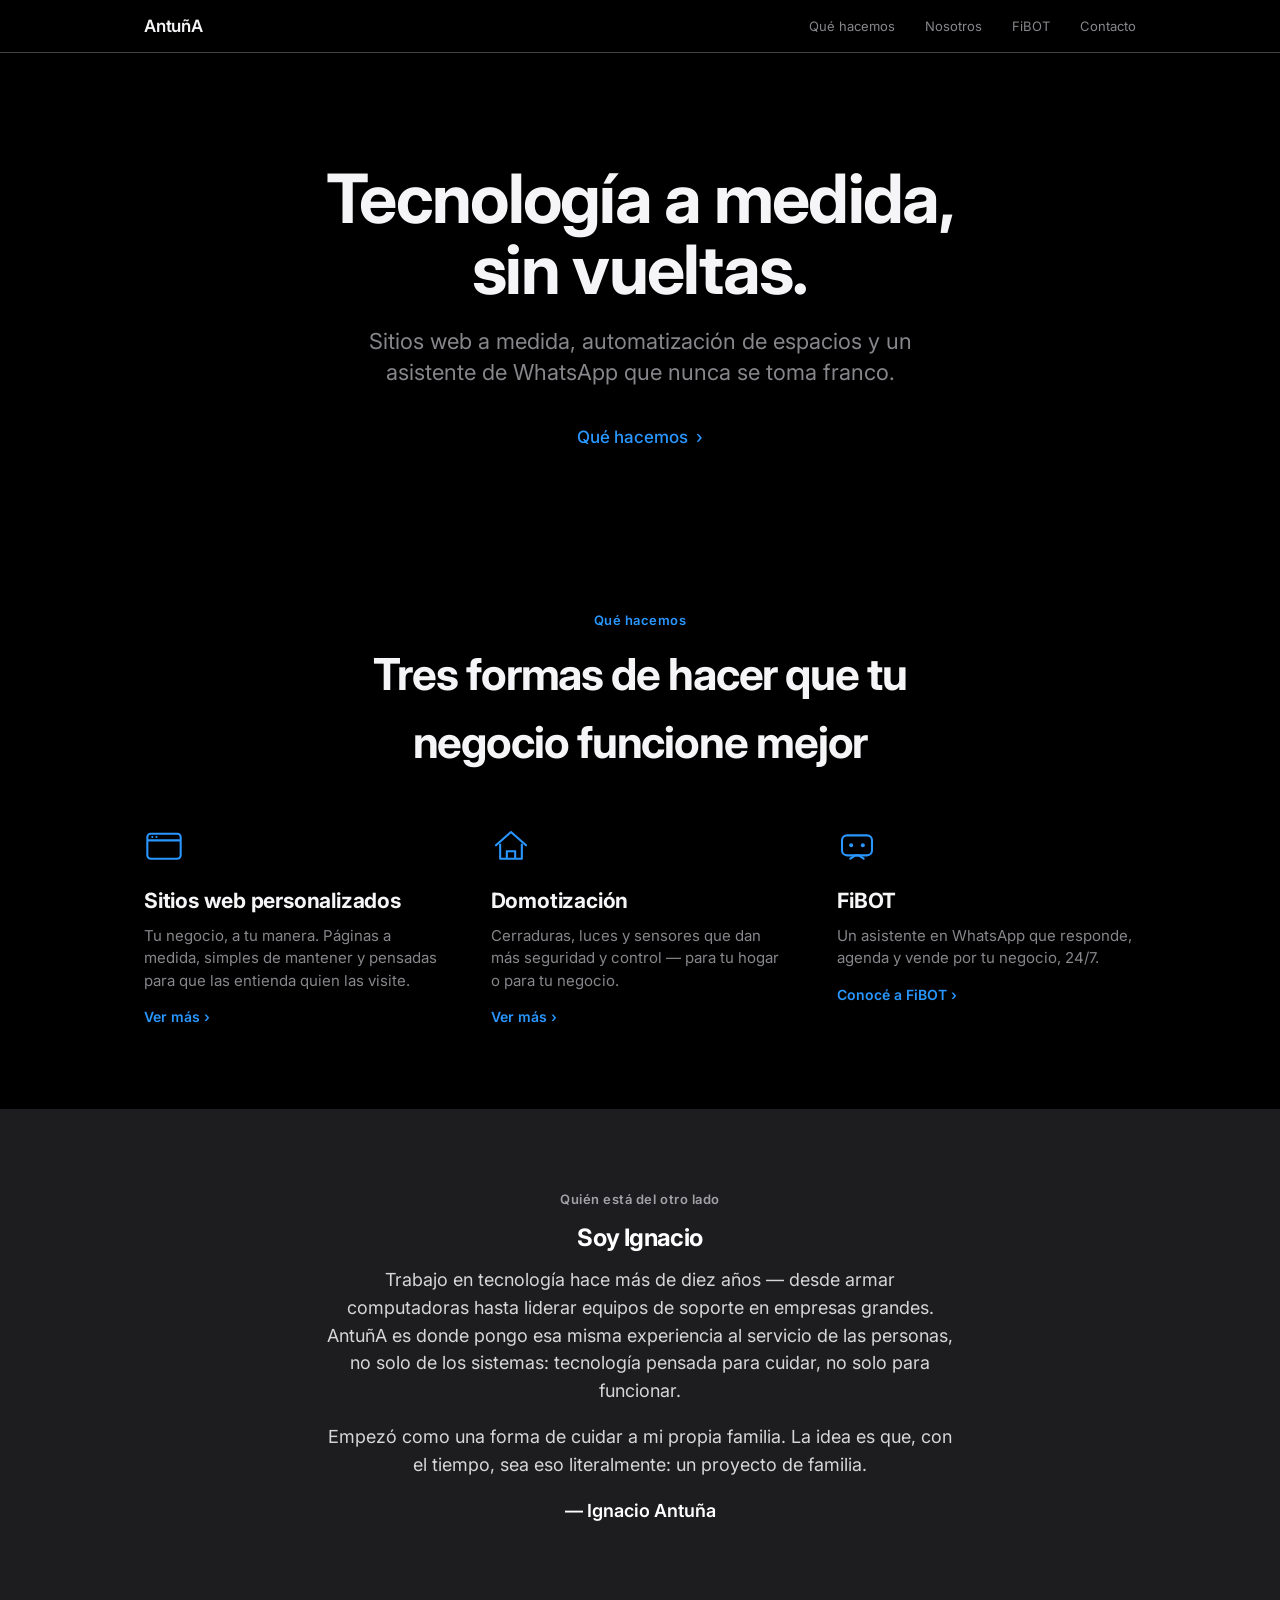
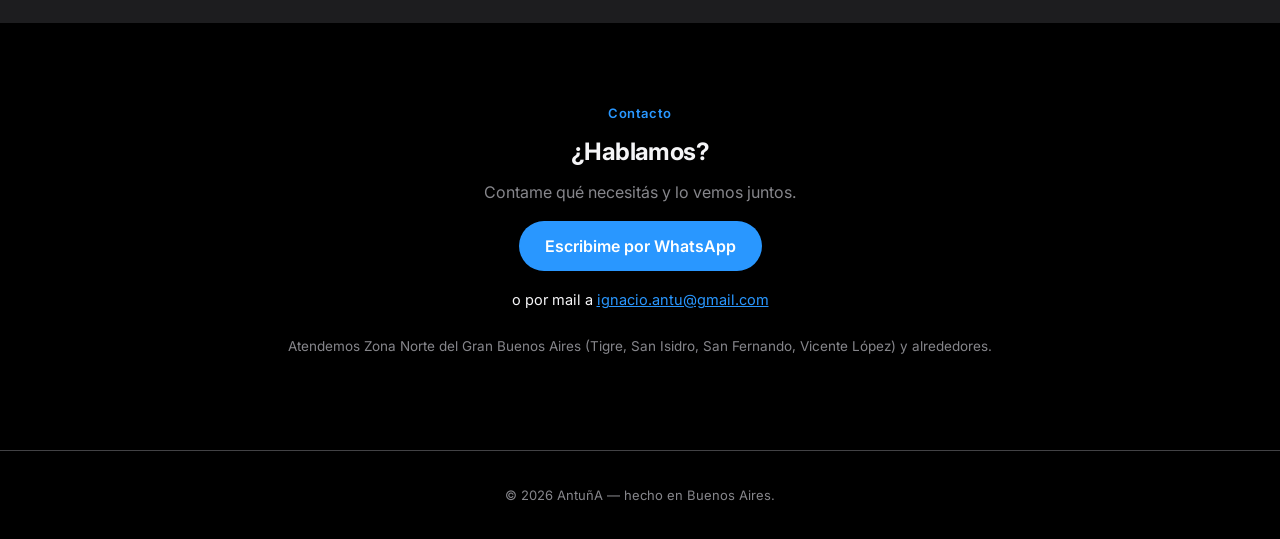
<file: index.html>
<!DOCTYPE html>
<html lang="es">
<head>
<meta charset="utf-8">
<meta name="viewport" content="width=device-width, initial-scale=1.0">
<title>AntuñA — Sitios web, domótica y automatización | Zona Norte GBA</title>
<meta name="description" content="Sitios web personalizados, domotización y automatización por WhatsApp (FiBOT) para hogares y negocios en Zona Norte del Gran Buenos Aires — Tigre, San Isidro, San Fernando, Vicente López y alrededores.">
<script type="application/ld+json">
{
  "@context": "https://schema.org",
  "@type": "ProfessionalService",
  "name": "AntuñA",
  "description": "Sitios web personalizados, domotización y automatización por WhatsApp (FiBOT) para hogares y negocios.",
  "url": "https://antuña.com.ar/",
  "telephone": "+5491128524957",
  "email": "ignacio.antu@gmail.com",
  "areaServed": [
    {"@type": "City", "name": "Tigre"},
    {"@type": "City", "name": "San Fernando"},
    {"@type": "City", "name": "San Isidro"},
    {"@type": "City", "name": "Vicente López"},
    {"@type": "City", "name": "San Miguel"},
    {"@type": "City", "name": "Malvinas Argentinas"},
    {"@type": "AdministrativeArea", "name": "Zona Norte, Gran Buenos Aires"},
    {"@type": "City", "name": "Buenos Aires"}
  ],
  "makesOffer": [
    {"@type": "Offer", "itemOffered": {"@type": "Service", "name": "Sitios web personalizados"}},
    {"@type": "Offer", "itemOffered": {"@type": "Service", "name": "Domotización"}},
    {"@type": "Offer", "itemOffered": {"@type": "Service", "name": "Automatización de WhatsApp (FiBOT)"}}
  ]
}
</script>
<meta property="og:title" content="AntuñA">
<meta property="og:description" content="Sitios web a medida, automatización de espacios y un asistente de WhatsApp que nunca se toma franco.">
<meta property="og:type" content="website">
<meta property="og:image" content="https://antuña.com.ar/assets/img/og/og-home.jpg">
<meta property="og:url" content="https://antuña.com.ar/">

<link rel="icon" type="image/png" sizes="32x32" href="assets/img/favicon-16x16.png">
<link rel="icon" href="assets/img/favicon.png">
<link rel="apple-touch-icon" href="assets/img/apple-touch-icon.png">
<link rel="icon" href="assets/img/favicon.ico">
<link rel="preconnect" href="https://fonts.googleapis.com">
<link rel="preconnect" href="https://fonts.gstatic.com" crossorigin>
<link href="https://fonts.googleapis.com/css2?family=Inter:wght@400;500;600;700;800&display=swap" rel="stylesheet">
<link rel="stylesheet" href="assets/css/antuna.css?v=2">
</head>
<body>

<header>
  <div class="wrap row">
    <a class="brand" href="#top">AntuñA</a>
    <nav>
      <a href="#servicios">Qué hacemos</a>
      <a href="#nosotros">Nosotros</a>
      <a href="fibot/">FiBOT</a>
      <a href="#contacto">Contacto</a>
    </nav>
  </div>
</header>

<main id="top">

  <section class="hero wrap">
    <h1>Tecnología a medida,<br>sin vueltas.</h1>
    <p class="sub">Sitios web a medida, automatización de espacios y un asistente de WhatsApp que nunca se toma franco.</p>
    <a class="btn-text" href="#servicios">Qué hacemos &nbsp;›</a>
  </section>

  <section id="servicios">
    <div class="wrap">
      <div class="section-title">
        <span class="eyebrow">Qué hacemos</span>
        <h2>Tres formas de hacer que tu negocio funcione mejor</h2>
      </div>
      <div class="cards">
        <a class="card" href="sitios-web/">
          <svg class="icon" viewBox="0 0 48 48" fill="none"><rect x="4" y="8" width="40" height="30" rx="4" stroke="#2997FF" stroke-width="2.5"/><path d="M4 16h40" stroke="#2997FF" stroke-width="2.5"/><circle cx="10" cy="12" r="1.3" fill="#2997FF"/><circle cx="15" cy="12" r="1.3" fill="#2997FF"/></svg>
          <h3>Sitios web personalizados</h3>
          <p>Tu negocio, a tu manera. Páginas a medida, simples de mantener y pensadas para que las entienda quien las visite.</p>
          <span class="more">Ver más ›</span>
        </a>
        <a class="card" href="domotizacion/">
          <svg class="icon" viewBox="0 0 48 48" fill="none"><path d="M6 22 24 6l18 16" stroke="#2997FF" stroke-width="2.5" stroke-linecap="round" stroke-linejoin="round"/><path d="M11 20v18h26V20" stroke="#2997FF" stroke-width="2.5" stroke-linejoin="round"/><path d="M19 38v-9h10v9" stroke="#2997FF" stroke-width="2.5"/></svg>
          <h3>Domotización</h3>
          <p>Cerraduras, luces y sensores que dan más seguridad y control — para tu hogar o para tu negocio.</p>
          <span class="more">Ver más ›</span>
        </a>
        <a class="card" href="fibot/">
          <svg class="icon" viewBox="0 0 48 48" fill="none"><rect x="6" y="10" width="36" height="24" rx="6" stroke="#2997FF" stroke-width="2.5"/><circle cx="17" cy="22" r="2.4" fill="#2997FF"/><circle cx="31" cy="22" r="2.4" fill="#2997FF"/><path d="M16 38l6-4h4l6 4" stroke="#2997FF" stroke-width="2.5" stroke-linecap="round"/></svg>
          <h3>FiBOT</h3>
          <p>Un asistente en WhatsApp que responde, agenda y vende por tu negocio, 24/7.</p>
          <span class="more">Conocé a FiBOT ›</span>
        </a>
      </div>
    </div>
  </section>

  <section id="nosotros" class="about">
    <div class="wrap about-inner">
      <span class="eyebrow">Quién está del otro lado</span>
      <h2>Soy Ignacio</h2>
      <p>Trabajo en tecnología hace más de diez años — desde armar computadoras hasta liderar equipos de soporte en empresas grandes. AntuñA es donde pongo esa misma experiencia al servicio de las personas, no solo de los sistemas: tecnología pensada para cuidar, no solo para funcionar.</p>
      <p>Empezó como una forma de cuidar a mi propia familia. La idea es que, con el tiempo, sea eso literalmente: un proyecto de familia.</p>
      <p class="signoff">— Ignacio Antuña</p>
    </div>
  </section>

  <section id="contacto">
    <div class="wrap contact">
      <span class="eyebrow">Contacto</span>
      <h2>¿Hablamos?</h2>
      <p class="muted">Contame qué necesitás y lo vemos juntos.</p>
      <div class="ctas">
        <a class="btn" href="https://wa.me/5491128524957" target="_blank" rel="noopener">Escribime por WhatsApp</a>
      </div>
      <p class="email">o por mail a <a href="mailto:ignacio.antu@gmail.com">ignacio.antu@gmail.com</a></p>
      <p class="muted" style="font-size:13.5px; margin-top:24px;">Atendemos Zona Norte del Gran Buenos Aires (Tigre, San Isidro, San Fernando, Vicente López) y alrededores.</p>
    </div>
  </section>

</main>

<footer>
  <div class="wrap">
    <p>© <span id="y"></span> AntuñA — hecho en Buenos Aires.</p>
  </div>
</footer>

<script src="assets/js/antuna.js"></script>

</body>
</html>
</file>
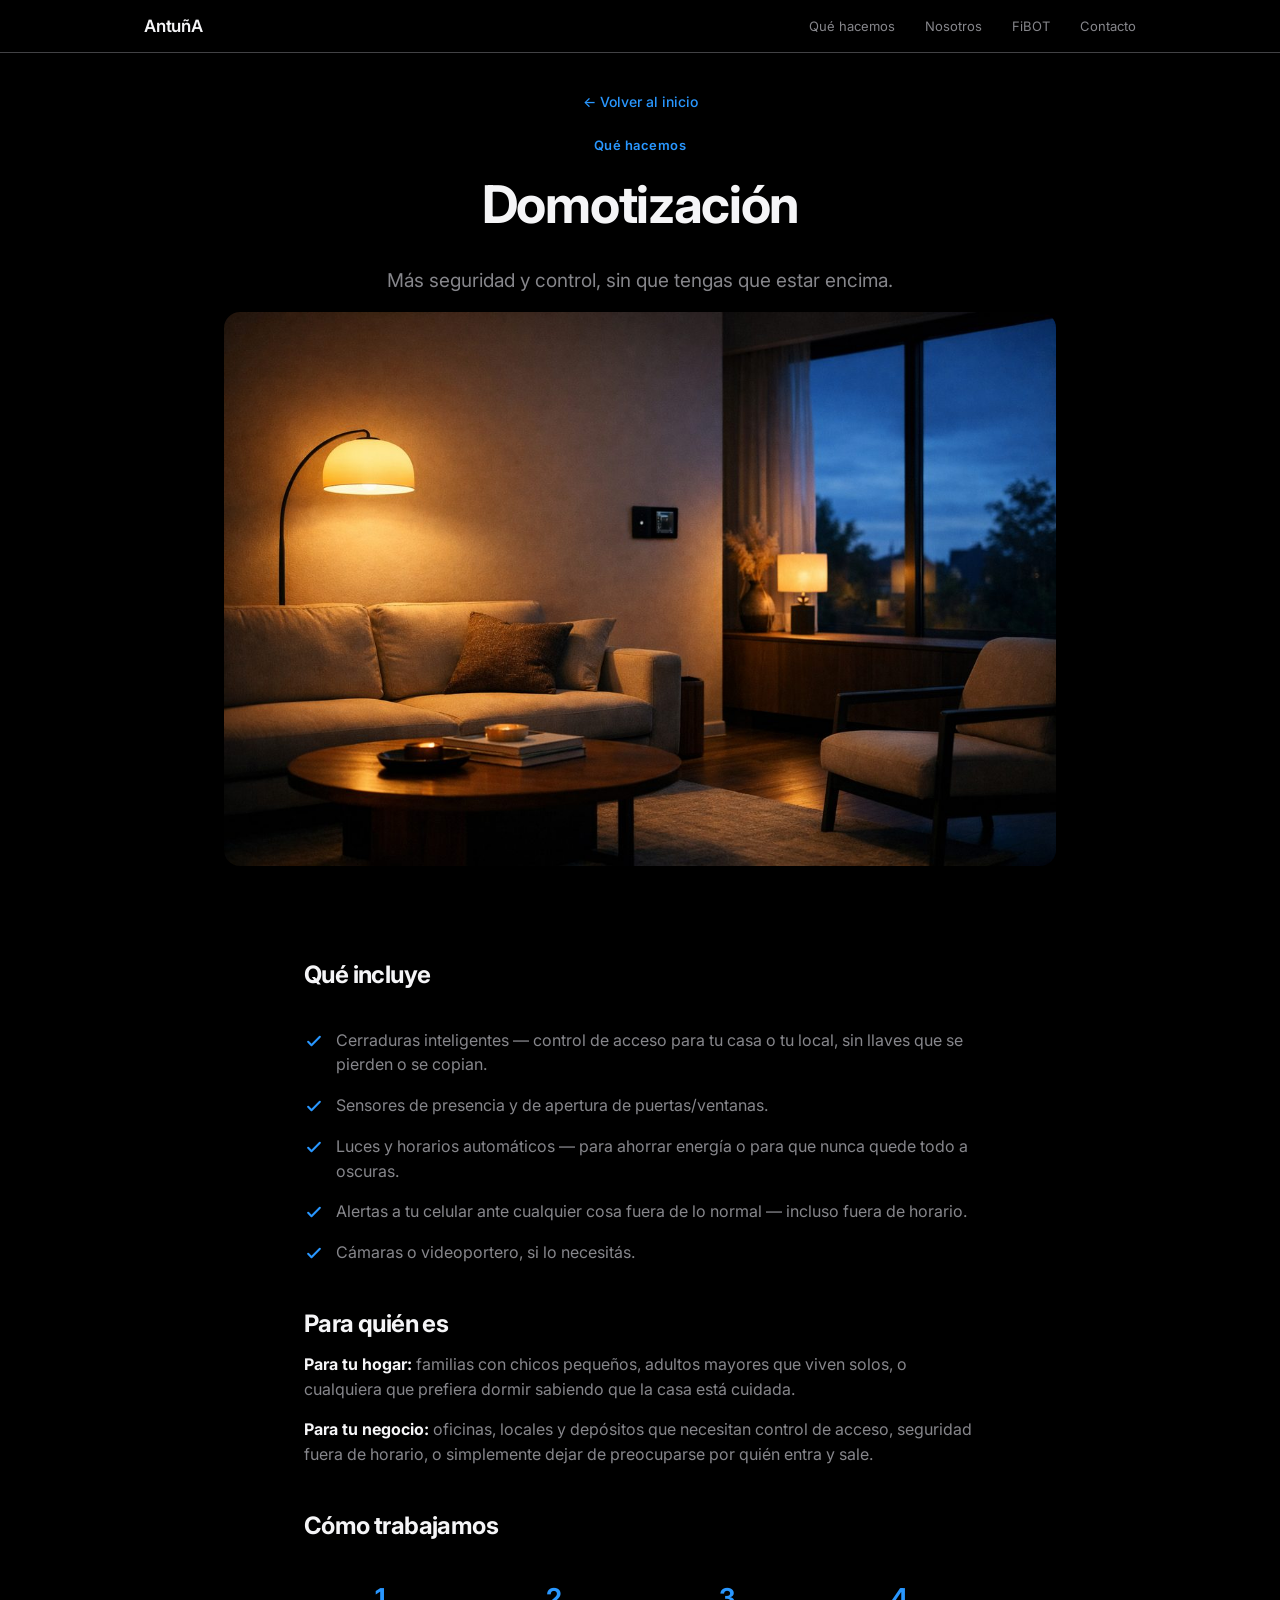
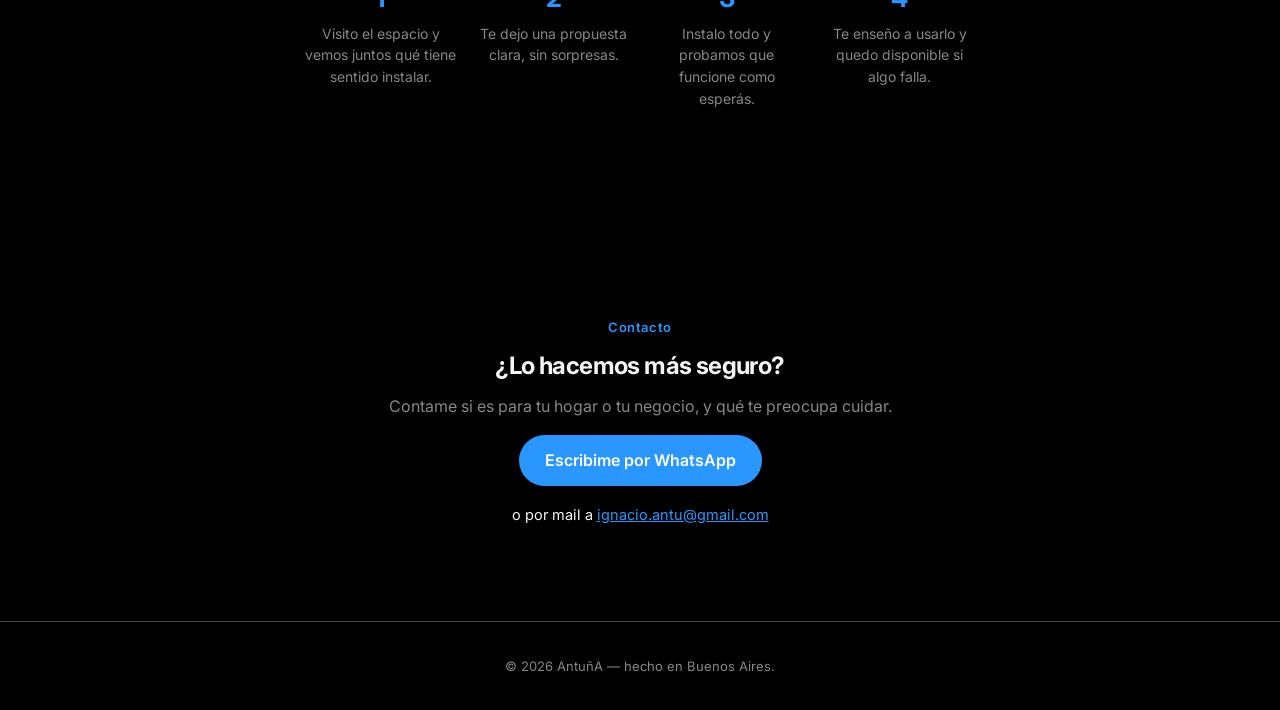
<file: domotizacion/index.html>
<!DOCTYPE html>
<html lang="es">
<head>
<meta charset="utf-8">
<meta name="viewport" content="width=device-width, initial-scale=1.0">
<title>Domotización — AntuñA</title>
<meta name="description" content="Cerraduras, sensores y automatización para tu hogar o tu negocio — más seguridad y control, sin que tengas que estar encima.">
<meta property="og:title" content="Domotización — AntuñA">
<meta property="og:description" content="Cerraduras, sensores y automatización para tu hogar o tu negocio — más seguridad y control.">
<meta property="og:type" content="website">
<meta property="og:image" content="https://antuña.com.ar/assets/img/og/og-domotizacion.jpg">
<meta property="og:url" content="https://antuña.com.ar/domotizacion/">
<link rel="icon" type="image/png" sizes="32x32" href="../assets/img/favicon-16x16.png">
<link rel="icon" href="../assets/img/favicon.png">
<link rel="apple-touch-icon" href="../assets/img/apple-touch-icon.png">
<link rel="icon" href="../assets/img/favicon.ico">
<link rel="preconnect" href="https://fonts.googleapis.com">
<link rel="preconnect" href="https://fonts.gstatic.com" crossorigin>
<link href="https://fonts.googleapis.com/css2?family=Inter:wght@400;500;600;700;800&display=swap" rel="stylesheet">
<link rel="stylesheet" href="../assets/css/antuna.css?v=2">
</head>
<body>

<header>
  <div class="wrap row">
    <a class="brand" href="../">AntuñA</a>
    <nav>
      <a href="../#servicios">Qué hacemos</a>
      <a href="../#nosotros">Nosotros</a>
      <a href="../fibot/">FiBOT</a>
      <a href="../#contacto">Contacto</a>
    </nav>
  </div>
</header>

<main>
  <section class="wrap service-hero">
    <a class="back-link" href="../">← Volver al inicio</a>
    <span class="eyebrow">Qué hacemos</span>
    <h1>Domotización</h1>
    <p class="muted" style="font-size:19px; max-width:580px;margin:0 auto;">Más seguridad y control, sin que tengas que estar encima.</p>
  </section>

  <div class="wrap" style="max-width:880px;">
    <img src="../assets/img/photos/domotizacion-hero.jpg" alt="Hogar domotizado" style="width:100%; border-radius:16px; margin-bottom:10px;">
  </div>

  <section>
    <div class="wrap" style="max-width:720px;">
      <h2 style="font-size:24px;">Qué incluye</h2>
      <ul class="includes">
        <li><svg width="20" height="20" viewBox="0 0 24 24" fill="none"><path d="M5 13l4 4L19 7" stroke="#2997FF" stroke-width="2.5" stroke-linecap="round" stroke-linejoin="round"/></svg> Cerraduras inteligentes — control de acceso para tu casa o tu local, sin llaves que se pierden o se copian.</li>
        <li><svg width="20" height="20" viewBox="0 0 24 24" fill="none"><path d="M5 13l4 4L19 7" stroke="#2997FF" stroke-width="2.5" stroke-linecap="round" stroke-linejoin="round"/></svg> Sensores de presencia y de apertura de puertas/ventanas.</li>
        <li><svg width="20" height="20" viewBox="0 0 24 24" fill="none"><path d="M5 13l4 4L19 7" stroke="#2997FF" stroke-width="2.5" stroke-linecap="round" stroke-linejoin="round"/></svg> Luces y horarios automáticos — para ahorrar energía o para que nunca quede todo a oscuras.</li>
        <li><svg width="20" height="20" viewBox="0 0 24 24" fill="none"><path d="M5 13l4 4L19 7" stroke="#2997FF" stroke-width="2.5" stroke-linecap="round" stroke-linejoin="round"/></svg> Alertas a tu celular ante cualquier cosa fuera de lo normal — incluso fuera de horario.</li>
        <li><svg width="20" height="20" viewBox="0 0 24 24" fill="none"><path d="M5 13l4 4L19 7" stroke="#2997FF" stroke-width="2.5" stroke-linecap="round" stroke-linejoin="round"/></svg> Cámaras o videoportero, si lo necesitás.</li>
      </ul>

      <h2 style="font-size:24px; margin-top:40px;">Para quién es</h2>
      <p class="muted"><strong style="color:var(--ink);">Para tu hogar:</strong> familias con chicos pequeños, adultos mayores que viven solos, o cualquiera que prefiera dormir sabiendo que la casa está cuidada.</p>
      <p class="muted"><strong style="color:var(--ink);">Para tu negocio:</strong> oficinas, locales y depósitos que necesitan control de acceso, seguridad fuera de horario, o simplemente dejar de preocuparse por quién entra y sale.</p>

      <h2 style="font-size:24px; margin-top:40px;">Cómo trabajamos</h2>
      <div class="steps">
        <div class="step"><div class="num">1</div><p>Visito el espacio y vemos juntos qué tiene sentido instalar.</p></div>
        <div class="step"><div class="num">2</div><p>Te dejo una propuesta clara, sin sorpresas.</p></div>
        <div class="step"><div class="num">3</div><p>Instalo todo y probamos que funcione como esperás.</p></div>
        <div class="step"><div class="num">4</div><p>Te enseño a usarlo y quedo disponible si algo falla.</p></div>
      </div>
    </div>
  </section>

  <section id="contacto">
    <div class="wrap contact">
      <span class="eyebrow">Contacto</span>
      <h2>¿Lo hacemos más seguro?</h2>
      <p class="muted">Contame si es para tu hogar o tu negocio, y qué te preocupa cuidar.</p>
      <div class="ctas">
        <a class="btn" href="https://wa.me/5491128524957?text=Hola%20Ignacio%2C%20quiero%20domotizar%20un%20espacio" target="_blank" rel="noopener">Escribime por WhatsApp</a>
      </div>
      <p class="email">o por mail a <a href="mailto:ignacio.antu@gmail.com">ignacio.antu@gmail.com</a></p>
    </div>
  </section>
</main>

<footer>
  <div class="wrap">
    <p>© <span id="y"></span> AntuñA — hecho en Buenos Aires.</p>
  </div>
</footer>

<script src="../assets/js/antuna.js"></script>
</body>
</html>
</file>
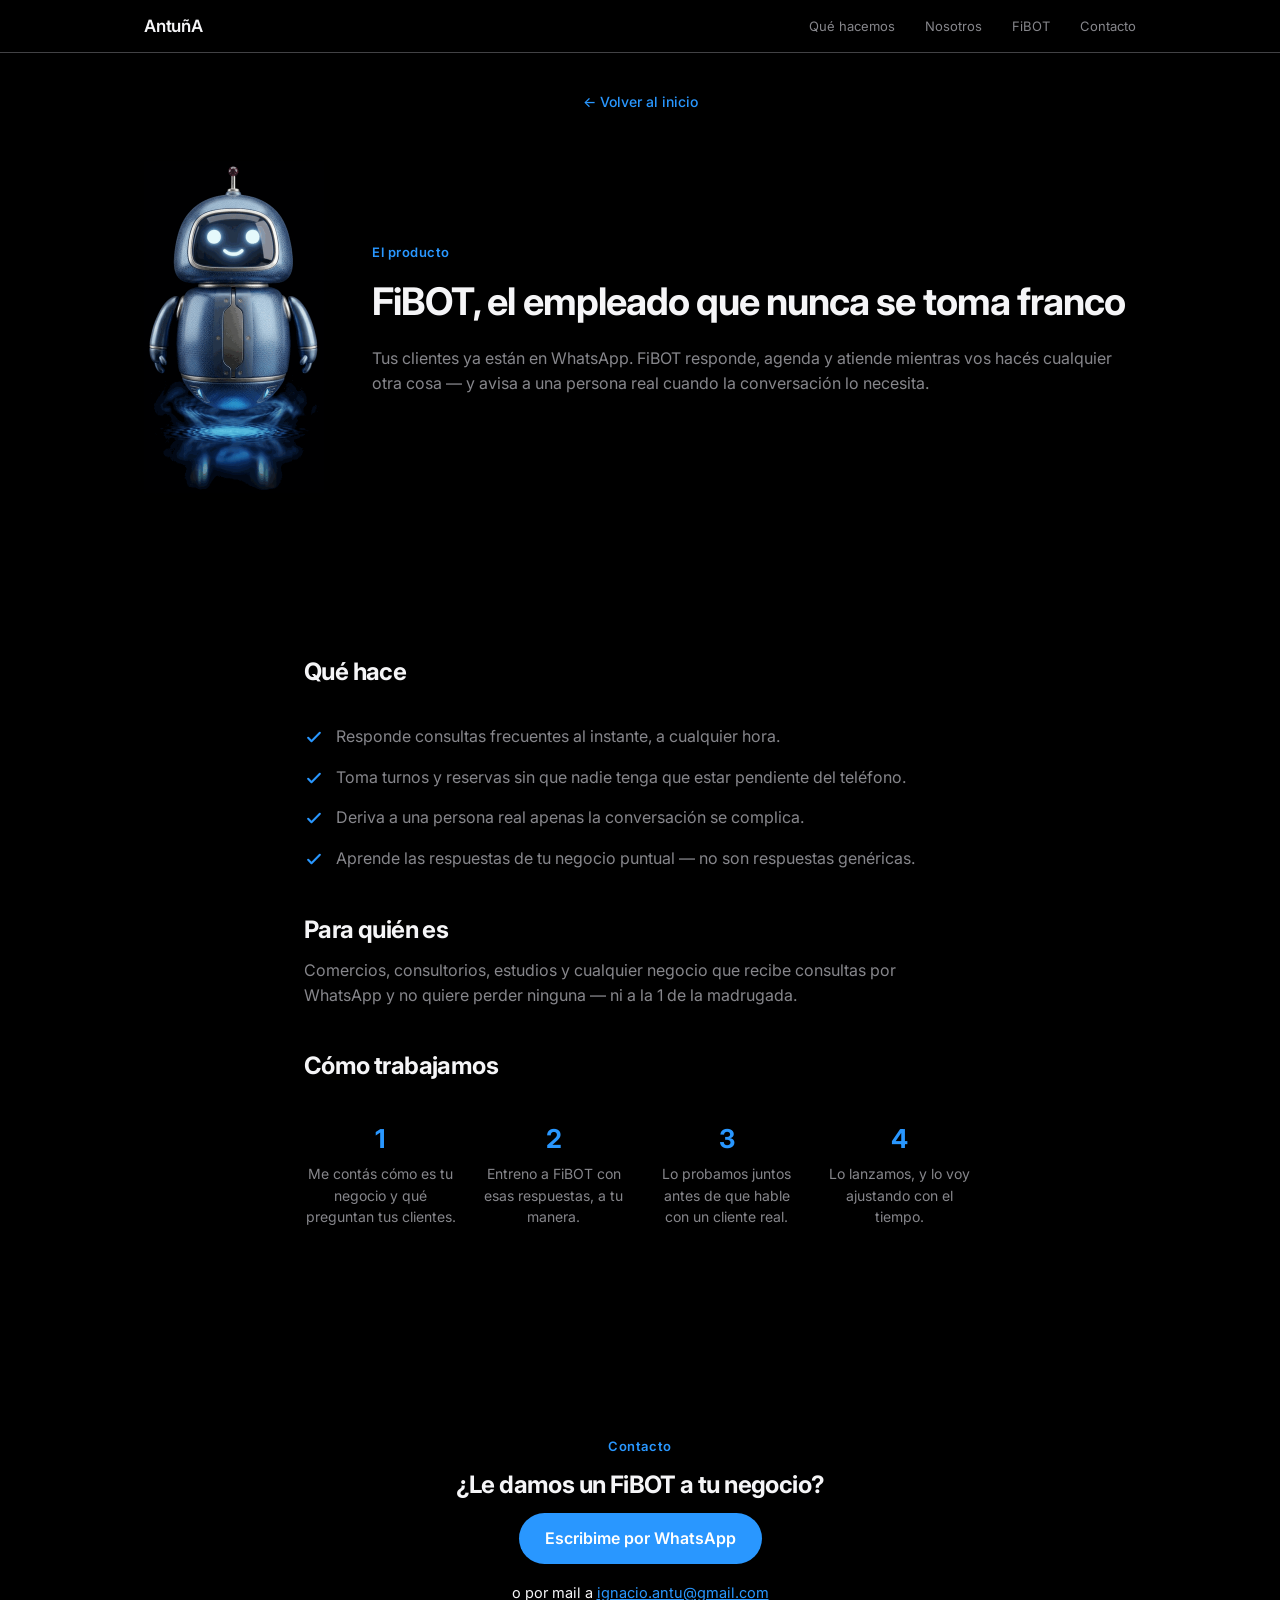
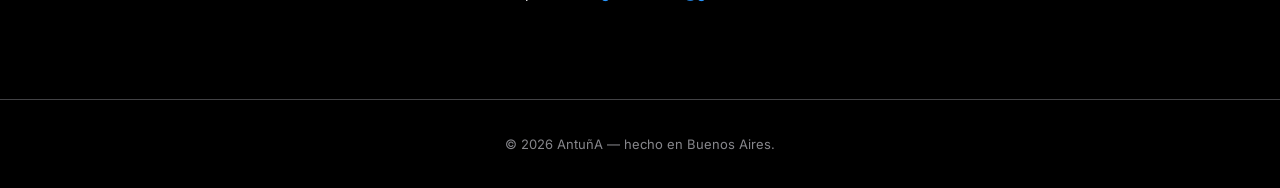
<file: fibot/index.html>
<!DOCTYPE html>
<html lang="es">
<head>
<meta charset="utf-8">
<meta name="viewport" content="width=device-width, initial-scale=1.0">
<title>FiBOT — el asistente de WhatsApp de AntuñA</title>
<meta name="description" content="FiBOT responde, agenda y atiende a tus clientes por WhatsApp, 24/7 — y avisa a una persona real cuando hace falta.">
<meta property="og:title" content="FiBOT — el asistente de WhatsApp de AntuñA">
<meta property="og:description" content="FiBOT responde, agenda y atiende a tus clientes por WhatsApp, 24/7.">
<meta property="og:type" content="website">
<meta property="og:image" content="https://antuña.com.ar/assets/img/og/og-fibot.jpg">
<meta property="og:url" content="https://antuña.com.ar/fibot/">
<link rel="icon" type="image/png" sizes="32x32" href="../assets/img/favicon-16x16.png">
<link rel="icon" href="../assets/img/favicon.png">
<link rel="apple-touch-icon" href="../assets/img/apple-touch-icon.png">
<link rel="icon" href="../assets/img/favicon.ico">
<link rel="preconnect" href="https://fonts.googleapis.com">
<link rel="preconnect" href="https://fonts.gstatic.com" crossorigin>
<link href="https://fonts.googleapis.com/css2?family=Inter:wght@400;500;600;700;800&display=swap" rel="stylesheet">
<link rel="stylesheet" href="../assets/css/antuna.css?v=3">
</head>
<body>

<header>
  <div class="wrap row">
    <a class="brand" href="../">AntuñA</a>
    <nav>
      <a href="../#servicios">Qué hacemos</a>
      <a href="../#nosotros">Nosotros</a>
      <a href="./">FiBOT</a>
      <a href="../#contacto">Contacto</a>
    </nav>
  </div>
</header>

<main>
  <section class="wrap service-hero">
    <a class="back-link" href="../">← Volver al inicio</a>
  </section>

  <section style="padding-top:10px;">
    <div class="wrap fibot">
      <div class="fibot-art">
        <img src="../assets/img/fibot-mascot.png" alt="FiBOT, la mascota de AntuñA" style="width:100%; height:auto;">
      </div>
      <div class="fibot-copy">
        <span class="eyebrow">El producto</span>
        <h1>FiBOT, el empleado que nunca se toma franco</h1>
        <p class="muted">Tus clientes ya están en WhatsApp. FiBOT responde, agenda y atiende mientras vos hacés cualquier otra cosa — y avisa a una persona real cuando la conversación lo necesita.</p>
      </div>
    </div>
  </section>

  <section>
    <div class="wrap" style="max-width:720px;">
      <h2 style="font-size:24px;">Qué hace</h2>
      <ul class="includes">
        <li><svg width="20" height="20" viewBox="0 0 24 24" fill="none"><path d="M5 13l4 4L19 7" stroke="#2997FF" stroke-width="2.5" stroke-linecap="round" stroke-linejoin="round"/></svg> Responde consultas frecuentes al instante, a cualquier hora.</li>
        <li><svg width="20" height="20" viewBox="0 0 24 24" fill="none"><path d="M5 13l4 4L19 7" stroke="#2997FF" stroke-width="2.5" stroke-linecap="round" stroke-linejoin="round"/></svg> Toma turnos y reservas sin que nadie tenga que estar pendiente del teléfono.</li>
        <li><svg width="20" height="20" viewBox="0 0 24 24" fill="none"><path d="M5 13l4 4L19 7" stroke="#2997FF" stroke-width="2.5" stroke-linecap="round" stroke-linejoin="round"/></svg> Deriva a una persona real apenas la conversación se complica.</li>
        <li><svg width="20" height="20" viewBox="0 0 24 24" fill="none"><path d="M5 13l4 4L19 7" stroke="#2997FF" stroke-width="2.5" stroke-linecap="round" stroke-linejoin="round"/></svg> Aprende las respuestas de tu negocio puntual — no son respuestas genéricas.</li>
      </ul>

      <h2 style="font-size:24px; margin-top:40px;">Para quién es</h2>
      <p class="muted">Comercios, consultorios, estudios y cualquier negocio que recibe consultas por WhatsApp y no quiere perder ninguna — ni a la 1 de la madrugada.</p>

      <h2 style="font-size:24px; margin-top:40px;">Cómo trabajamos</h2>
      <div class="steps">
        <div class="step"><div class="num">1</div><p>Me contás cómo es tu negocio y qué preguntan tus clientes.</p></div>
        <div class="step"><div class="num">2</div><p>Entreno a FiBOT con esas respuestas, a tu manera.</p></div>
        <div class="step"><div class="num">3</div><p>Lo probamos juntos antes de que hable con un cliente real.</p></div>
        <div class="step"><div class="num">4</div><p>Lo lanzamos, y lo voy ajustando con el tiempo.</p></div>
      </div>
    </div>
  </section>

  <section id="contacto">
    <div class="wrap contact">
      <span class="eyebrow">Contacto</span>
      <h2>¿Le damos un FiBOT a tu negocio?</h2>
      <div class="ctas">
        <a class="btn" href="https://wa.me/5491128524957?text=Quiero%20un%20FiBOT%20para%20mi%20negocio" target="_blank" rel="noopener">Escribime por WhatsApp</a>
      </div>
      <p class="email">o por mail a <a href="mailto:ignacio.antu@gmail.com">ignacio.antu@gmail.com</a></p>
    </div>
  </section>
</main>

<footer>
  <div class="wrap">
    <p>© <span id="y"></span> AntuñA — hecho en Buenos Aires.</p>
  </div>
</footer>

<script src="../assets/js/antuna.js"></script>
</body>
</html>
</file>
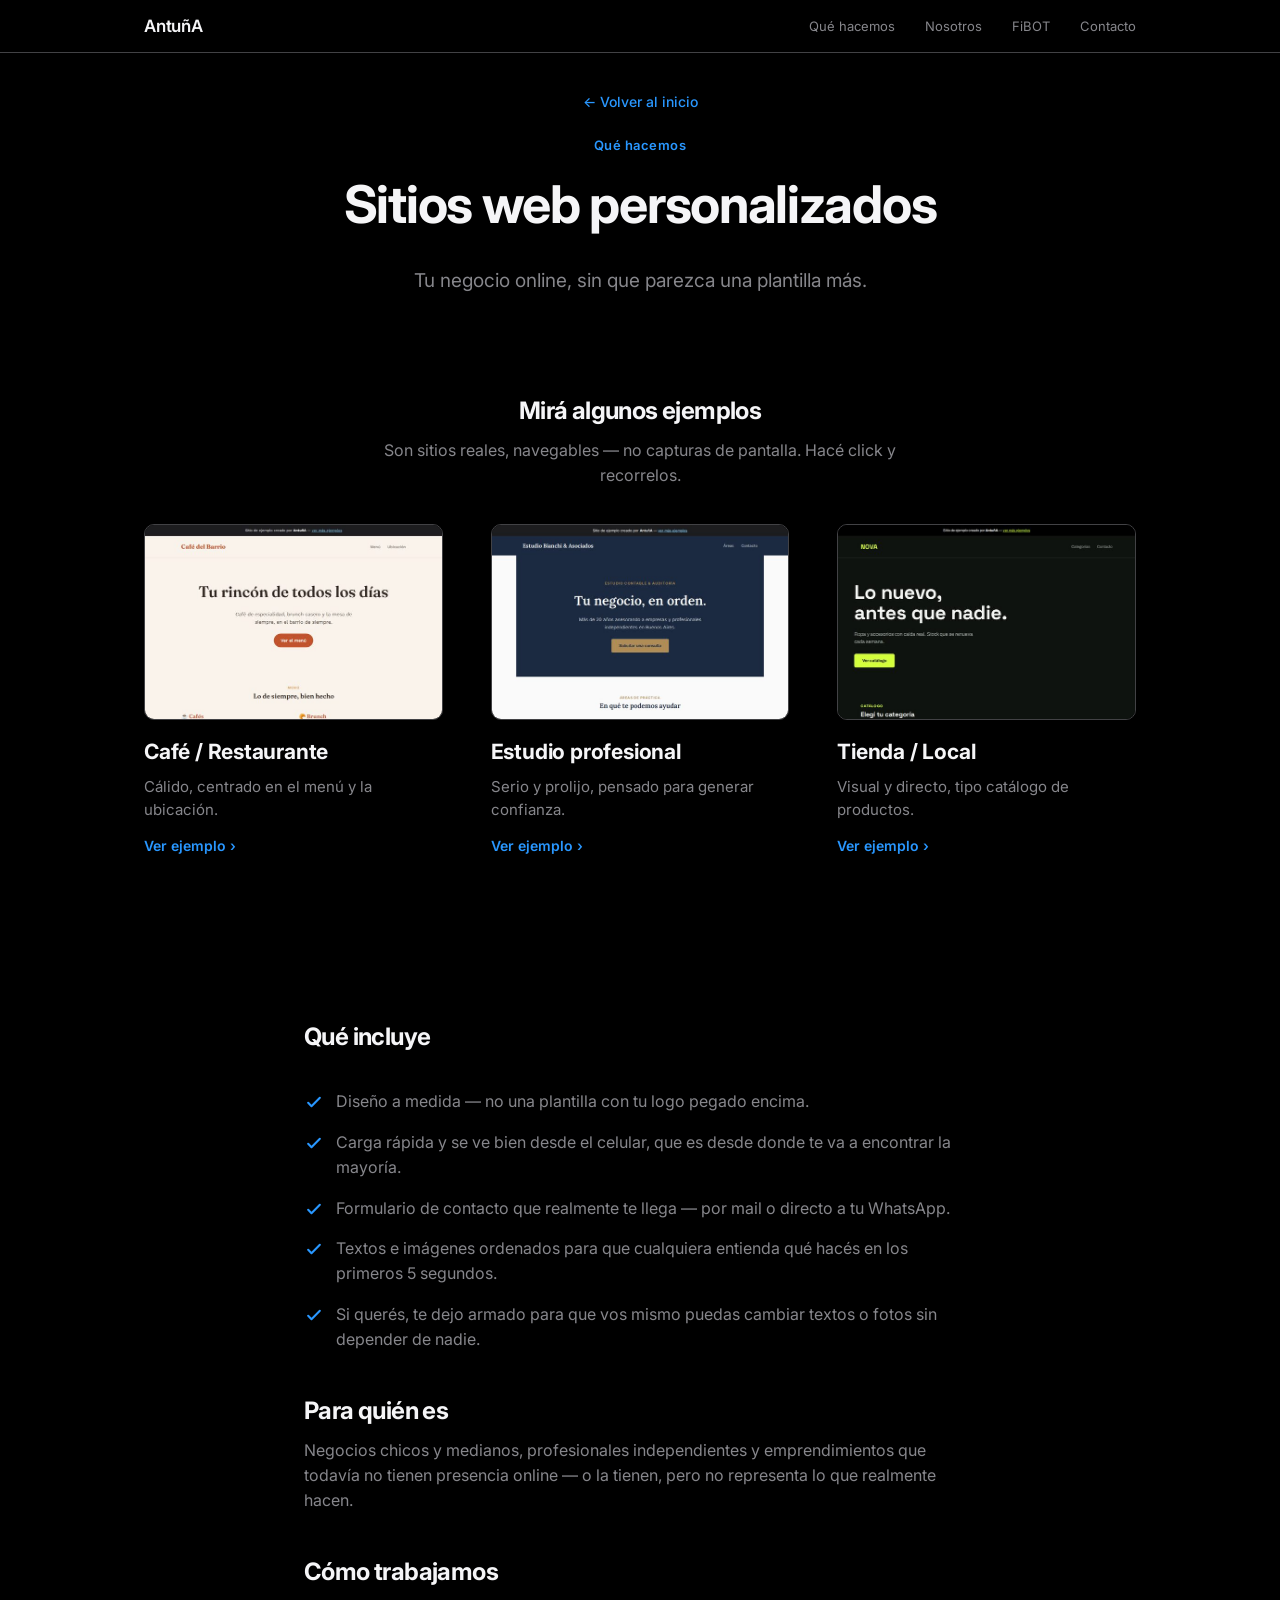
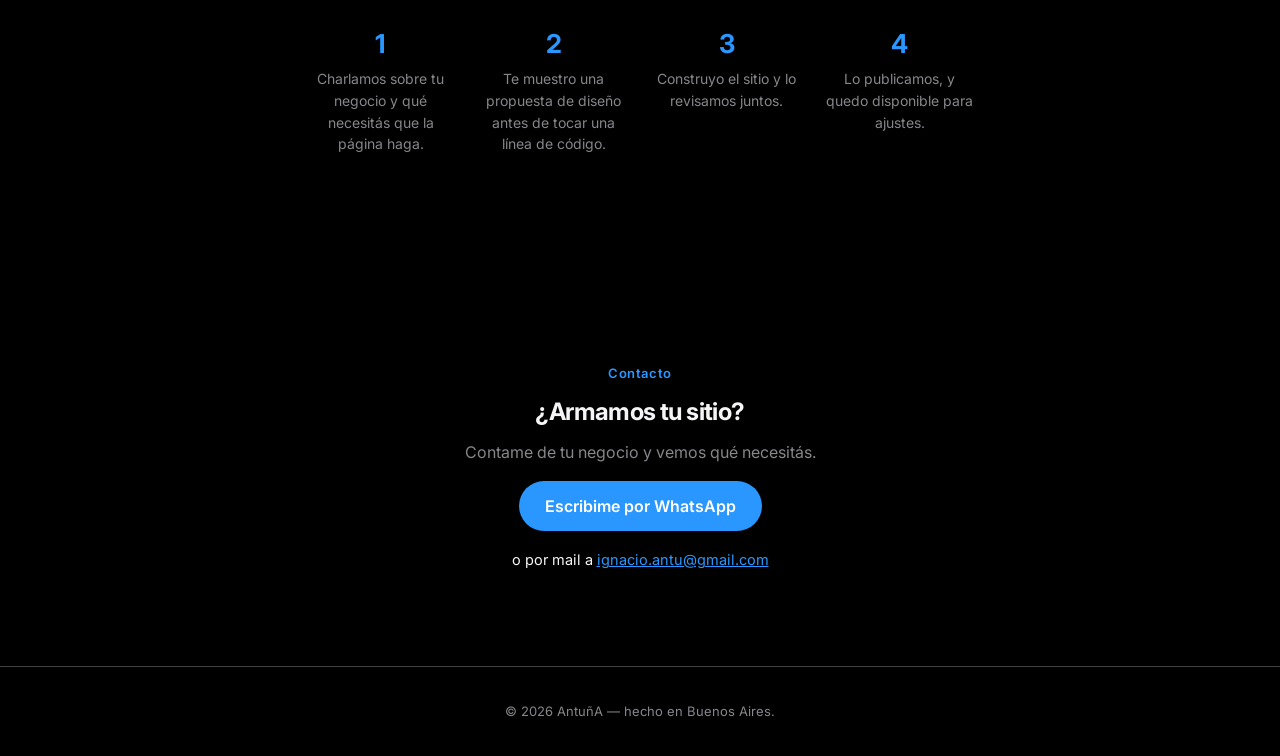
<file: sitios-web/index.html>
<!DOCTYPE html>
<html lang="es">
<head>
<meta charset="utf-8">
<meta name="viewport" content="width=device-width, initial-scale=1.0">
<title>Sitios web personalizados — AntuñA</title>
<meta name="description" content="Sitios web a medida para tu negocio o proyecto personal: rápidos, simples de mantener y pensados para que se entiendan a primera vista.">
<meta property="og:title" content="Sitios web personalizados — AntuñA">
<meta property="og:description" content="Sitios web a medida para tu negocio: rápidos, simples de mantener, sin que parezcan una plantilla más.">
<meta property="og:type" content="website">
<meta property="og:image" content="https://antuña.com.ar/assets/img/og/og-sitios-web.jpg">
<meta property="og:url" content="https://antuña.com.ar/sitios-web/">
<link rel="icon" type="image/png" sizes="32x32" href="../assets/img/favicon-16x16.png">
<link rel="icon" href="../assets/img/favicon.png">
<link rel="apple-touch-icon" href="../assets/img/apple-touch-icon.png">
<link rel="icon" href="../assets/img/favicon.ico">
<link rel="preconnect" href="https://fonts.googleapis.com">
<link rel="preconnect" href="https://fonts.gstatic.com" crossorigin>
<link href="https://fonts.googleapis.com/css2?family=Inter:wght@400;500;600;700;800&display=swap" rel="stylesheet">
<link rel="stylesheet" href="../assets/css/antuna.css?v=3">
</head>
<body>

<header>
  <div class="wrap row">
    <a class="brand" href="../">AntuñA</a>
    <nav>
      <a href="../#servicios">Qué hacemos</a>
      <a href="../#nosotros">Nosotros</a>
      <a href="../fibot/">FiBOT</a>
      <a href="../#contacto">Contacto</a>
    </nav>
  </div>
</header>

<main>
  <section class="wrap service-hero">
    <a class="back-link" href="../">← Volver al inicio</a>
    <span class="eyebrow">Qué hacemos</span>
    <h1>Sitios web personalizados</h1>
    <p class="muted" style="font-size:19px; max-width:560px;margin:0 auto;">Tu negocio online, sin que parezca una plantilla más.</p>
  </section>

  <section id="ejemplos">
    <div class="wrap">
      <h2 style="font-size:24px; text-align:center;">Mirá algunos ejemplos</h2>
      <p class="muted" style="text-align:center; max-width:520px; margin:0 auto 36px;">Son sitios reales, navegables — no capturas de pantalla. Hacé click y recorrelos.</p>
      <div class="cards">
        <a class="card" href="ejemplos/cafe/" target="_blank" rel="noopener">
          <img src="../assets/img/previews/cafe.jpg" alt="Ejemplo: café" style="border-radius:10px; margin-bottom:16px; border:1px solid var(--line);">
          <h3>Café / Restaurante</h3>
          <p>Cálido, centrado en el menú y la ubicación.</p>
          <span class="more">Ver ejemplo ›</span>
        </a>
        <a class="card" href="ejemplos/estudio/" target="_blank" rel="noopener">
          <img src="../assets/img/previews/estudio.jpg" alt="Ejemplo: estudio profesional" style="border-radius:10px; margin-bottom:16px; border:1px solid var(--line);">
          <h3>Estudio profesional</h3>
          <p>Serio y prolijo, pensado para generar confianza.</p>
          <span class="more">Ver ejemplo ›</span>
        </a>
        <a class="card" href="ejemplos/tienda/" target="_blank" rel="noopener">
          <img src="../assets/img/previews/tienda.jpg" alt="Ejemplo: tienda" style="border-radius:10px; margin-bottom:16px; border:1px solid var(--line);">
          <h3>Tienda / Local</h3>
          <p>Visual y directo, tipo catálogo de productos.</p>
          <span class="more">Ver ejemplo ›</span>
        </a>
      </div>
    </div>
  </section>

  <section>
    <div class="wrap" style="max-width:720px;">
      <h2 style="font-size:24px;">Qué incluye</h2>
      <ul class="includes">
        <li><svg width="20" height="20" viewBox="0 0 24 24" fill="none"><path d="M5 13l4 4L19 7" stroke="#2997FF" stroke-width="2.5" stroke-linecap="round" stroke-linejoin="round"/></svg> Diseño a medida — no una plantilla con tu logo pegado encima.</li>
        <li><svg width="20" height="20" viewBox="0 0 24 24" fill="none"><path d="M5 13l4 4L19 7" stroke="#2997FF" stroke-width="2.5" stroke-linecap="round" stroke-linejoin="round"/></svg> Carga rápida y se ve bien desde el celular, que es desde donde te va a encontrar la mayoría.</li>
        <li><svg width="20" height="20" viewBox="0 0 24 24" fill="none"><path d="M5 13l4 4L19 7" stroke="#2997FF" stroke-width="2.5" stroke-linecap="round" stroke-linejoin="round"/></svg> Formulario de contacto que realmente te llega — por mail o directo a tu WhatsApp.</li>
        <li><svg width="20" height="20" viewBox="0 0 24 24" fill="none"><path d="M5 13l4 4L19 7" stroke="#2997FF" stroke-width="2.5" stroke-linecap="round" stroke-linejoin="round"/></svg> Textos e imágenes ordenados para que cualquiera entienda qué hacés en los primeros 5 segundos.</li>
        <li><svg width="20" height="20" viewBox="0 0 24 24" fill="none"><path d="M5 13l4 4L19 7" stroke="#2997FF" stroke-width="2.5" stroke-linecap="round" stroke-linejoin="round"/></svg> Si querés, te dejo armado para que vos mismo puedas cambiar textos o fotos sin depender de nadie.</li>
      </ul>

      <h2 style="font-size:24px; margin-top:40px;">Para quién es</h2>
      <p class="muted">Negocios chicos y medianos, profesionales independientes y emprendimientos que todavía no tienen presencia online — o la tienen, pero no representa lo que realmente hacen.</p>

      <h2 style="font-size:24px; margin-top:40px;">Cómo trabajamos</h2>
      <div class="steps">
        <div class="step"><div class="num">1</div><p>Charlamos sobre tu negocio y qué necesitás que la página haga.</p></div>
        <div class="step"><div class="num">2</div><p>Te muestro una propuesta de diseño antes de tocar una línea de código.</p></div>
        <div class="step"><div class="num">3</div><p>Construyo el sitio y lo revisamos juntos.</p></div>
        <div class="step"><div class="num">4</div><p>Lo publicamos, y quedo disponible para ajustes.</p></div>
      </div>
    </div>
  </section>

  <section id="contacto">
    <div class="wrap contact">
      <span class="eyebrow">Contacto</span>
      <h2>¿Armamos tu sitio?</h2>
      <p class="muted">Contame de tu negocio y vemos qué necesitás.</p>
      <div class="ctas">
        <a class="btn" href="https://wa.me/5491128524957?text=Hola%20Ignacio%2C%20quiero%20un%20sitio%20web" target="_blank" rel="noopener">Escribime por WhatsApp</a>
      </div>
      <p class="email">o por mail a <a href="mailto:ignacio.antu@gmail.com">ignacio.antu@gmail.com</a></p>
    </div>
  </section>
</main>

<footer>
  <div class="wrap">
    <p>© <span id="y"></span> AntuñA — hecho en Buenos Aires.</p>
  </div>
</footer>

<script src="../assets/js/antuna.js"></script>
</body>
</html>
</file>
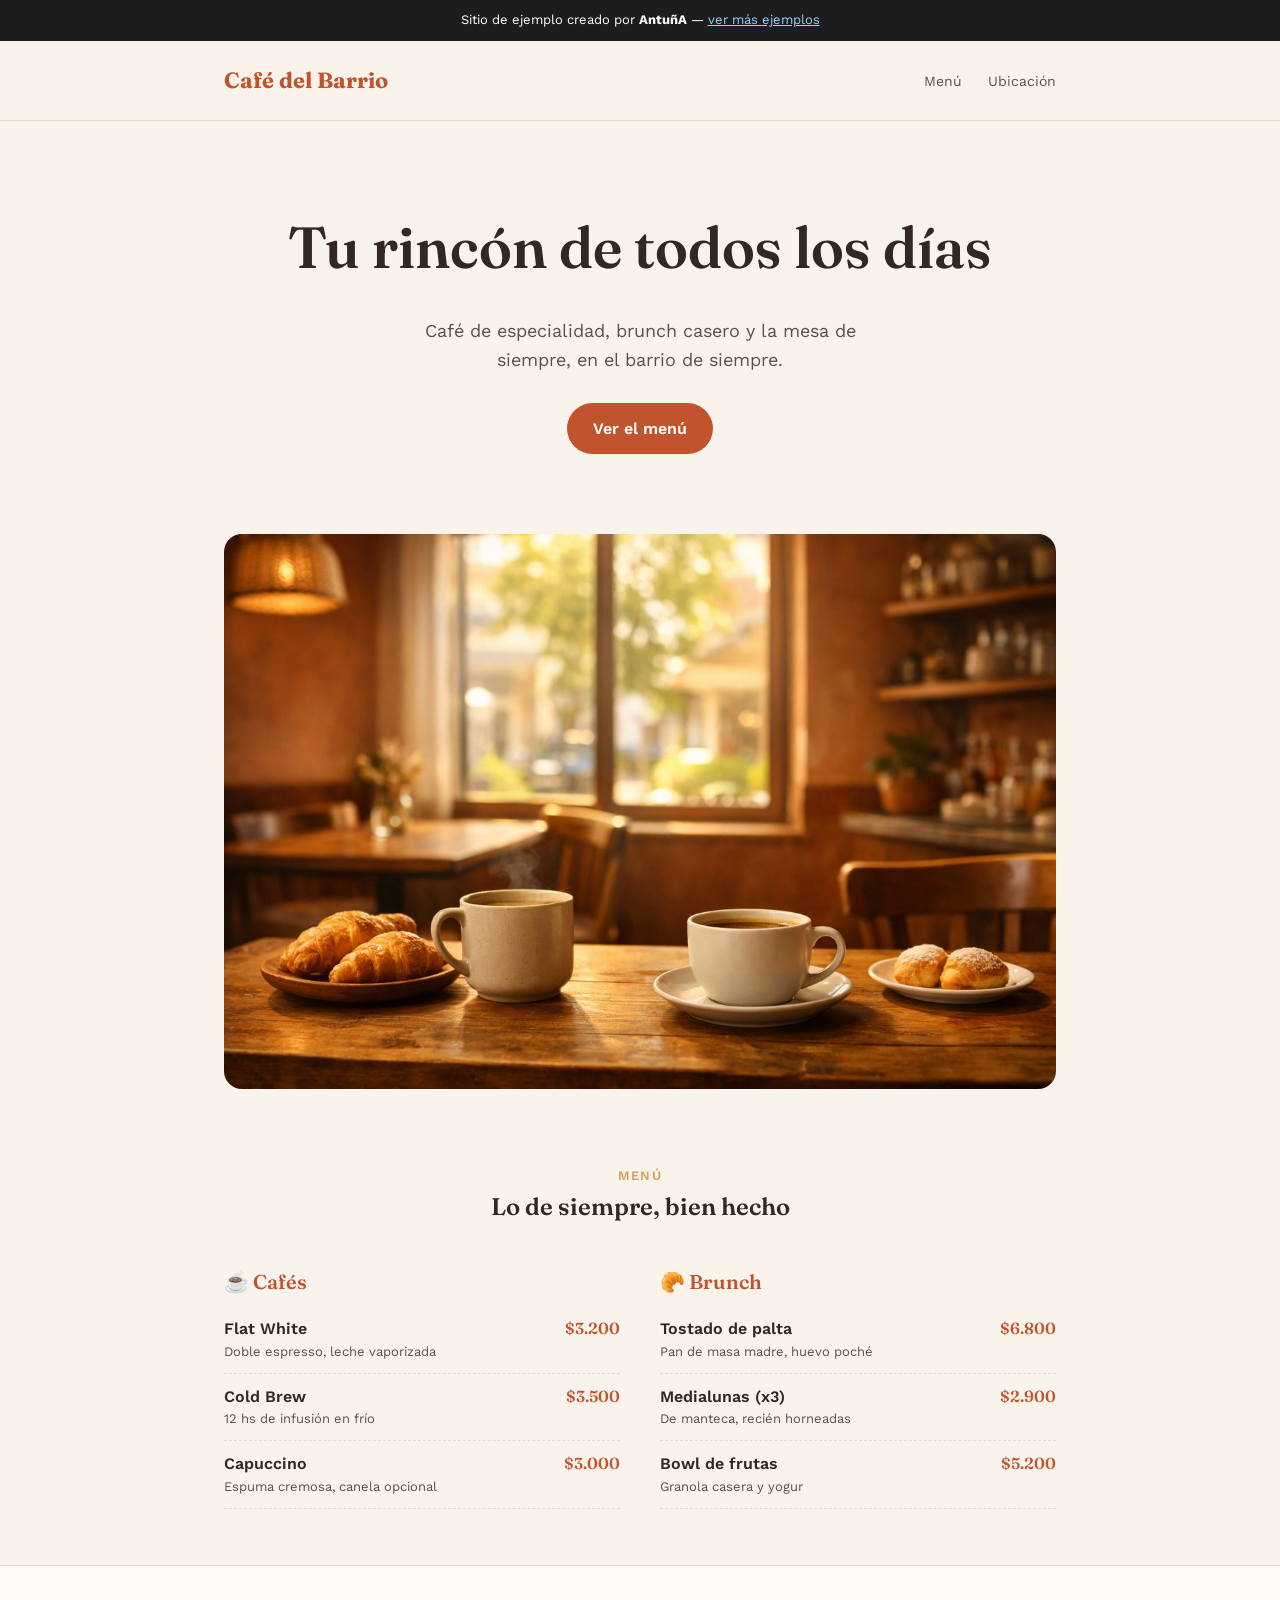
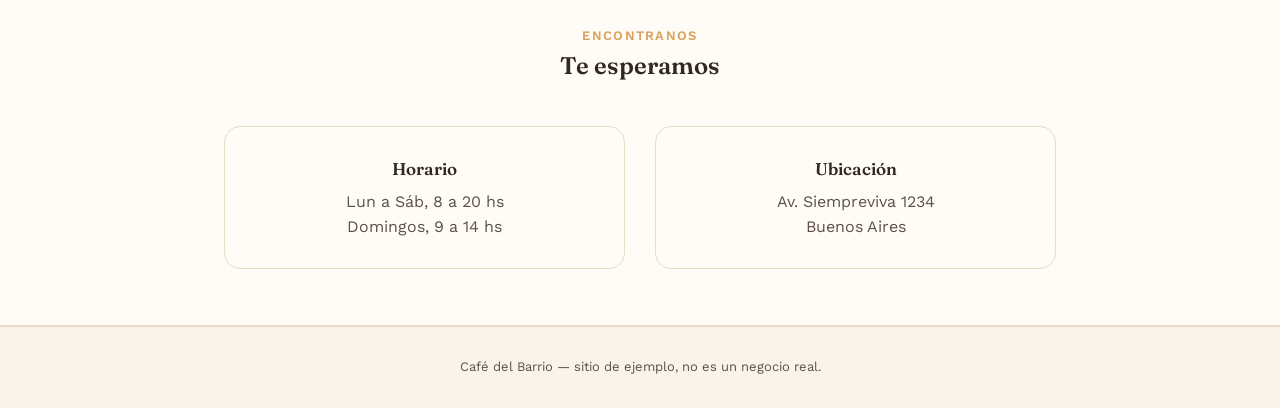
<file: sitios-web/ejemplos/cafe/index.html>
<!DOCTYPE html>
<html lang="es">
<head>
<meta charset="utf-8">
<meta name="viewport" content="width=device-width, initial-scale=1.0">
<title>Café del Barrio</title>
<meta name="robots" content="noindex">
<link rel="preconnect" href="https://fonts.googleapis.com">
<link rel="preconnect" href="https://fonts.gstatic.com" crossorigin>
<link href="https://fonts.googleapis.com/css2?family=Fraunces:opsz,wght@9..144,500;9..144,600;9..144,700&family=Work+Sans:wght@400;500;600;700&display=swap" rel="stylesheet">
<style>
  :root{
    --cream:#FAF3EC; --card:#FFFCF8; --ink:#332821; --ink-soft:#5C5048;
    --rust:#C1542C; --honey:#D9A05B; --line:#E8DCC8;
  }
  *{box-sizing:border-box;}
  body{margin:0; background:var(--cream); color:var(--ink); font-family:'Work Sans',sans-serif; line-height:1.6;}
  h1,h2,h3{font-family:'Fraunces',serif; font-weight:600; margin:0 0 .4em;}
  a{color:inherit; text-decoration:none;}
  .wrap{max-width:880px; margin:0 auto; padding:0 24px;}
  .demo-banner{background:#1D1D1F; color:#fff; text-align:center; padding:10px; font-size:13px; font-family:'Work Sans',sans-serif;}
  .demo-banner a{color:#8FD6FF; text-decoration:underline;}
  header{padding:22px 0; border-bottom:1px solid var(--line);}
  header .row{display:flex; justify-content:space-between; align-items:center;}
  .brand{font-family:'Fraunces',serif; font-weight:700; font-size:22px; color:var(--rust);}
  nav a{margin-left:26px; font-size:14px; color:var(--ink-soft);}
  .hero{padding:80px 0; text-align:center;}
  .hero h1{font-size:clamp(36px,6vw,58px);}
  .hero p{font-size:18px; color:var(--ink-soft); max-width:480px; margin:0 auto 28px;}
  .btn{display:inline-block; background:var(--rust); color:#fff; padding:13px 26px; border-radius:30px; font-weight:600;}
  section{padding:56px 0;}
  .section-title{text-align:center; margin-bottom:40px;}
  .section-title span{font-size:13px; letter-spacing:.1em; text-transform:uppercase; color:var(--honey); font-weight:600;}
  .menu-grid{display:grid; grid-template-columns:1fr 1fr; gap:40px;}
  @media (max-width:680px){ .menu-grid{grid-template-columns:1fr;} }
  .menu-cat h3{font-size:20px; color:var(--rust); display:flex; align-items:center; gap:10px;}
  .menu-item{display:flex; justify-content:space-between; gap:14px; padding:10px 0; border-bottom:1px dashed var(--line);}
  .menu-item .name{font-weight:600;}
  .menu-item .desc{font-size:13px; color:var(--ink-soft); display:block;}
  .menu-item .price{font-family:'Fraunces',serif; color:var(--rust); font-weight:600; white-space:nowrap;}
  .info-grid{display:grid; grid-template-columns:1fr 1fr; gap:30px; text-align:center;}
  .info-card{background:var(--card); border:1px solid var(--line); border-radius:16px; padding:28px;}
  footer{padding:30px 0; text-align:center; font-size:13px; color:var(--ink-soft); border-top:1px solid var(--line);}
</style>
</head>
<body>

<div class="demo-banner">Sitio de ejemplo creado por <strong>AntuñA</strong> — <a href="../../">ver más ejemplos</a></div>

<header><div class="wrap row">
  <div class="brand">Café del Barrio</div>
  <nav><a href="#menu">Menú</a><a href="#info">Ubicación</a></nav>
</div></header>

<section class="hero wrap">
  <h1>Tu rincón de todos los días</h1>
  <p>Café de especialidad, brunch casero y la mesa de siempre, en el barrio de siempre.</p>
  <a class="btn" href="#menu">Ver el menú</a>
</section>

<div class="wrap">
  <img src="../../../assets/img/photos/cafe-hero.jpg" alt="Café del Barrio" style="width:100%; border-radius:18px; margin-bottom:10px;">
</div>

<section id="menu">
  <div class="wrap">
    <div class="section-title"><span>Menú</span><h2>Lo de siempre, bien hecho</h2></div>
    <div class="menu-grid">
      <div class="menu-cat">
        <h3>☕ Cafés</h3>
        <div class="menu-item"><div><div class="name">Flat White</div><span class="desc">Doble espresso, leche vaporizada</span></div><div class="price">$3.200</div></div>
        <div class="menu-item"><div><div class="name">Cold Brew</div><span class="desc">12 hs de infusión en frío</span></div><div class="price">$3.500</div></div>
        <div class="menu-item"><div><div class="name">Capuccino</div><span class="desc">Espuma cremosa, canela opcional</span></div><div class="price">$3.000</div></div>
      </div>
      <div class="menu-cat">
        <h3>🥐 Brunch</h3>
        <div class="menu-item"><div><div class="name">Tostado de palta</div><span class="desc">Pan de masa madre, huevo poché</span></div><div class="price">$6.800</div></div>
        <div class="menu-item"><div><div class="name">Medialunas (x3)</div><span class="desc">De manteca, recién horneadas</span></div><div class="price">$2.900</div></div>
        <div class="menu-item"><div><div class="name">Bowl de frutas</div><span class="desc">Granola casera y yogur</span></div><div class="price">$5.200</div></div>
      </div>
    </div>
  </div>
</section>

<section id="info" style="background:var(--card); border-top:1px solid var(--line); border-bottom:1px solid var(--line);">
  <div class="wrap">
    <div class="section-title"><span>Encontranos</span><h2>Te esperamos</h2></div>
    <div class="info-grid">
      <div class="info-card"><h3 style="font-size:17px;">Horario</h3><p style="margin:0; color:var(--ink-soft);">Lun a Sáb, 8 a 20 hs<br>Domingos, 9 a 14 hs</p></div>
      <div class="info-card"><h3 style="font-size:17px;">Ubicación</h3><p style="margin:0; color:var(--ink-soft);">Av. Siempreviva 1234<br>Buenos Aires</p></div>
    </div>
  </div>
</section>

<footer>Café del Barrio — sitio de ejemplo, no es un negocio real.</footer>
</body>
</html>
</file>
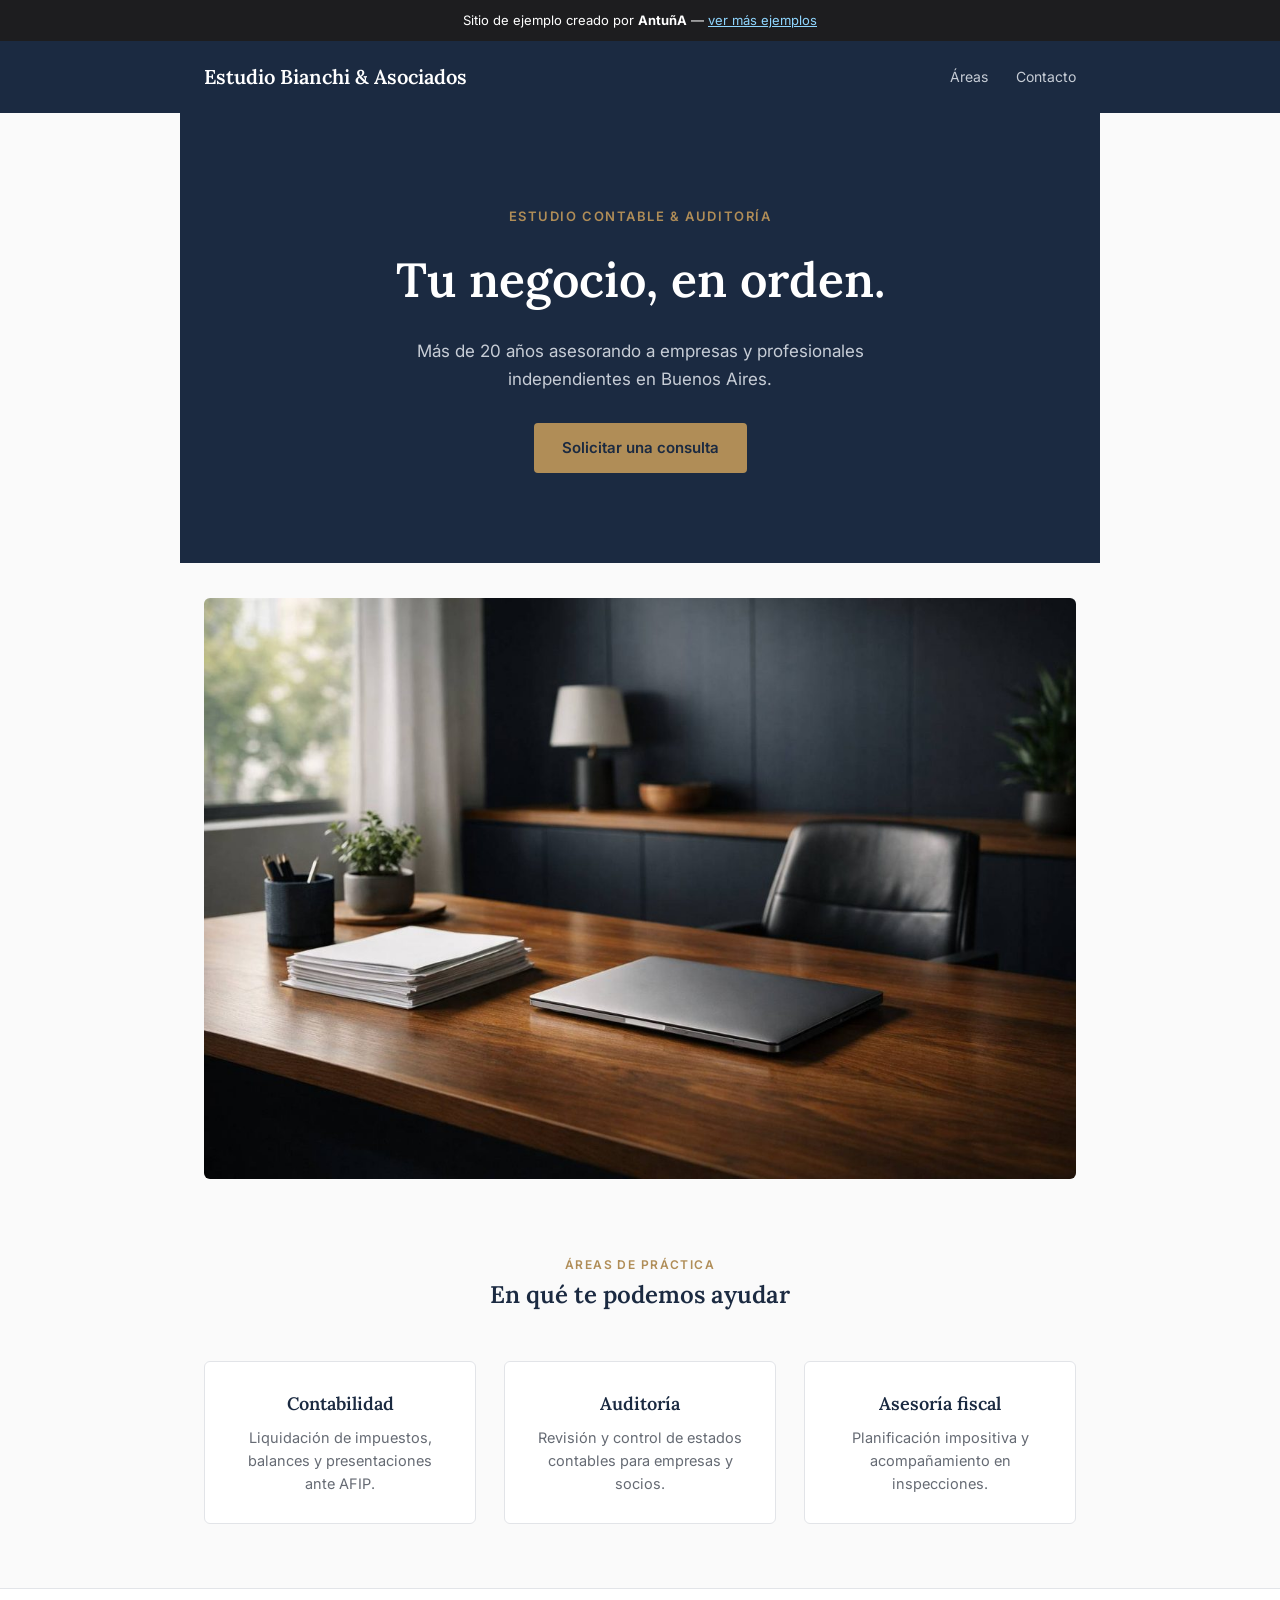
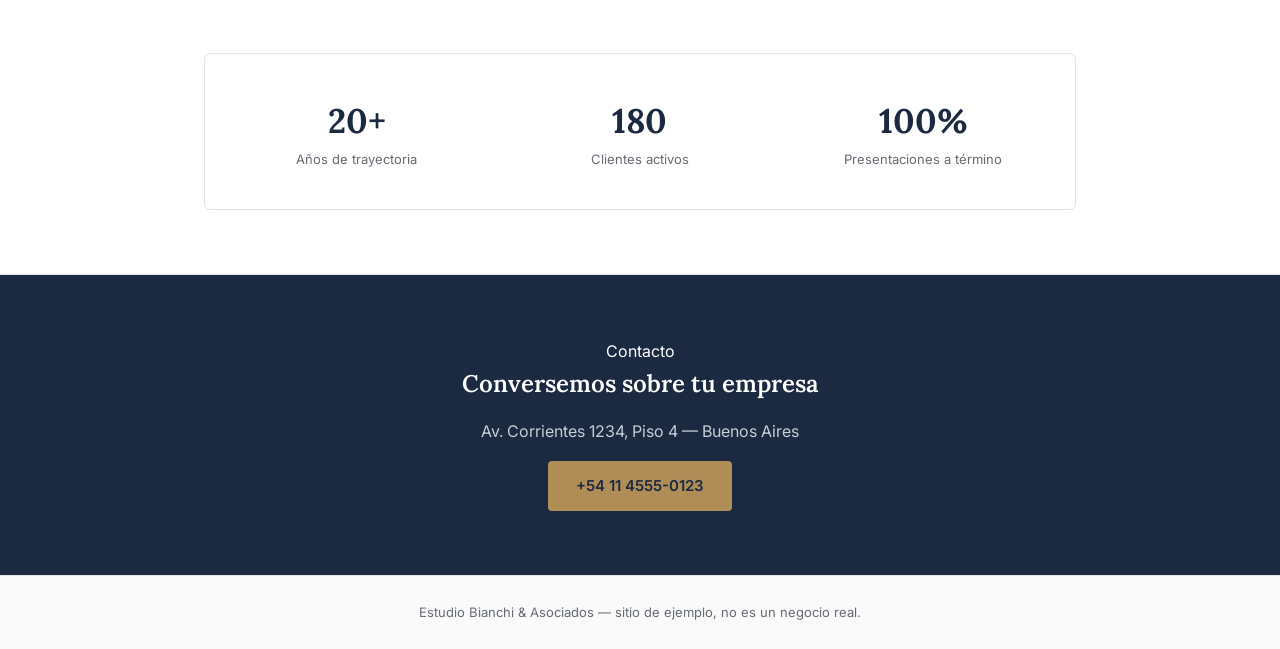
<file: sitios-web/ejemplos/estudio/index.html>
<!DOCTYPE html>
<html lang="es">
<head>
<meta charset="utf-8">
<meta name="viewport" content="width=device-width, initial-scale=1.0">
<title>Estudio Bianchi & Asociados</title>
<meta name="robots" content="noindex">
<link rel="preconnect" href="https://fonts.googleapis.com">
<link rel="preconnect" href="https://fonts.gstatic.com" crossorigin>
<link href="https://fonts.googleapis.com/css2?family=Lora:wght@500;600;700&family=Inter:wght@400;500;600&display=swap" rel="stylesheet">
<style>
  :root{
    --bg:#FAFAFA; --navy:#1B2A41; --gold:#B08D57; --ink:#232730; --ink-soft:#666B74; --line:#E2E4E8;
  }
  *{box-sizing:border-box;}
  body{margin:0; background:var(--bg); color:var(--ink); font-family:'Inter',sans-serif; line-height:1.6;}
  h1,h2,h3{font-family:'Lora',serif; font-weight:600; margin:0 0 .4em; color:var(--navy);}
  a{color:inherit; text-decoration:none;}
  .wrap{max-width:920px; margin:0 auto; padding:0 24px;}
  .demo-banner{background:#1D1D1F; color:#fff; text-align:center; padding:10px; font-size:13px;}
  .demo-banner a{color:#8FD6FF; text-decoration:underline;}
  header{background:var(--navy); color:#fff; padding:20px 0;}
  header .row{display:flex; justify-content:space-between; align-items:center;}
  .brand{font-family:'Lora',serif; font-weight:600; font-size:20px; color:#fff;}
  nav a{margin-left:28px; font-size:14px; color:#C7CDD6;}
  .hero{padding:90px 0; text-align:center; background:var(--navy); color:#fff;}
  .hero .eyebrow{color:var(--gold); letter-spacing:.12em; text-transform:uppercase; font-size:13px; font-weight:600;}
  .hero h1{color:#fff; font-size:clamp(32px,5vw,48px); margin-top:14px;}
  .hero p{color:#C7CDD6; max-width:520px; margin:0 auto 30px; font-size:17px;}
  .btn{display:inline-block; background:var(--gold); color:#1B2A41; padding:13px 28px; border-radius:4px; font-weight:600; font-size:15px;}
  section{padding:64px 0;}
  .section-title{text-align:center; margin-bottom:46px;}
  .section-title span{font-size:12px; letter-spacing:.12em; text-transform:uppercase; color:var(--gold); font-weight:600;}
  .areas{display:grid; grid-template-columns:repeat(3,1fr); gap:28px;}
  @media (max-width:760px){ .areas{grid-template-columns:1fr;} }
  .area-card{border:1px solid var(--line); border-radius:6px; padding:28px; text-align:center; background:#fff;}
  .area-card h3{font-size:18px;}
  .area-card p{color:var(--ink-soft); font-size:14.5px; margin:0;}
  .stats{display:grid; grid-template-columns:repeat(3,1fr); gap:20px; text-align:center; background:#fff; border:1px solid var(--line); border-radius:6px; padding:40px 20px;}
  .stats .num{font-family:'Lora',serif; font-size:34px; color:var(--navy); font-weight:700;}
  .stats .label{font-size:13px; color:var(--ink-soft);}
  .contact{background:var(--navy); color:#fff; text-align:center;}
  .contact h2{color:#fff;}
  .contact p{color:#C7CDD6;}
  footer{padding:26px 0; text-align:center; font-size:13px; color:var(--ink-soft); border-top:1px solid var(--line);}
</style>
</head>
<body>

<div class="demo-banner">Sitio de ejemplo creado por <strong>AntuñA</strong> — <a href="../../">ver más ejemplos</a></div>

<header><div class="wrap row">
  <div class="brand">Estudio Bianchi &amp; Asociados</div>
  <nav><a href="#areas">Áreas</a><a href="#contacto">Contacto</a></nav>
</div></header>

<section class="hero wrap">
  <span class="eyebrow">Estudio Contable &amp; Auditoría</span>
  <h1>Tu negocio, en orden.</h1>
  <p>Más de 20 años asesorando a empresas y profesionales independientes en Buenos Aires.</p>
  <a class="btn" href="#contacto">Solicitar una consulta</a>
</section>

<div class="wrap" style="margin-top:-1px;">
  <img src="../../../assets/img/photos/estudio-hero.jpg" alt="Estudio Bianchi & Asociados" style="width:100%; border-radius:6px; margin:36px 0 0;">
</div>

<section id="areas">
  <div class="wrap">
    <div class="section-title"><span>Áreas de práctica</span><h2>En qué te podemos ayudar</h2></div>
    <div class="areas">
      <div class="area-card"><h3>Contabilidad</h3><p>Liquidación de impuestos, balances y presentaciones ante AFIP.</p></div>
      <div class="area-card"><h3>Auditoría</h3><p>Revisión y control de estados contables para empresas y socios.</p></div>
      <div class="area-card"><h3>Asesoría fiscal</h3><p>Planificación impositiva y acompañamiento en inspecciones.</p></div>
    </div>
  </div>
</section>

<section style="background:#fff; border-top:1px solid var(--line); border-bottom:1px solid var(--line);">
  <div class="wrap">
    <div class="stats">
      <div><div class="num">20+</div><div class="label">Años de trayectoria</div></div>
      <div><div class="num">180</div><div class="label">Clientes activos</div></div>
      <div><div class="num">100%</div><div class="label">Presentaciones a término</div></div>
    </div>
  </div>
</section>

<section id="contacto" class="contact">
  <div class="wrap">
    <span class="eyebrow">Contacto</span>
    <h2>Conversemos sobre tu empresa</h2>
    <p>Av. Corrientes 1234, Piso 4 — Buenos Aires</p>
    <a class="btn" href="#" onclick="return false;">+54 11 4555-0123</a>
  </div>
</section>

<footer>Estudio Bianchi &amp; Asociados — sitio de ejemplo, no es un negocio real.</footer>
</body>
</html>
</file>
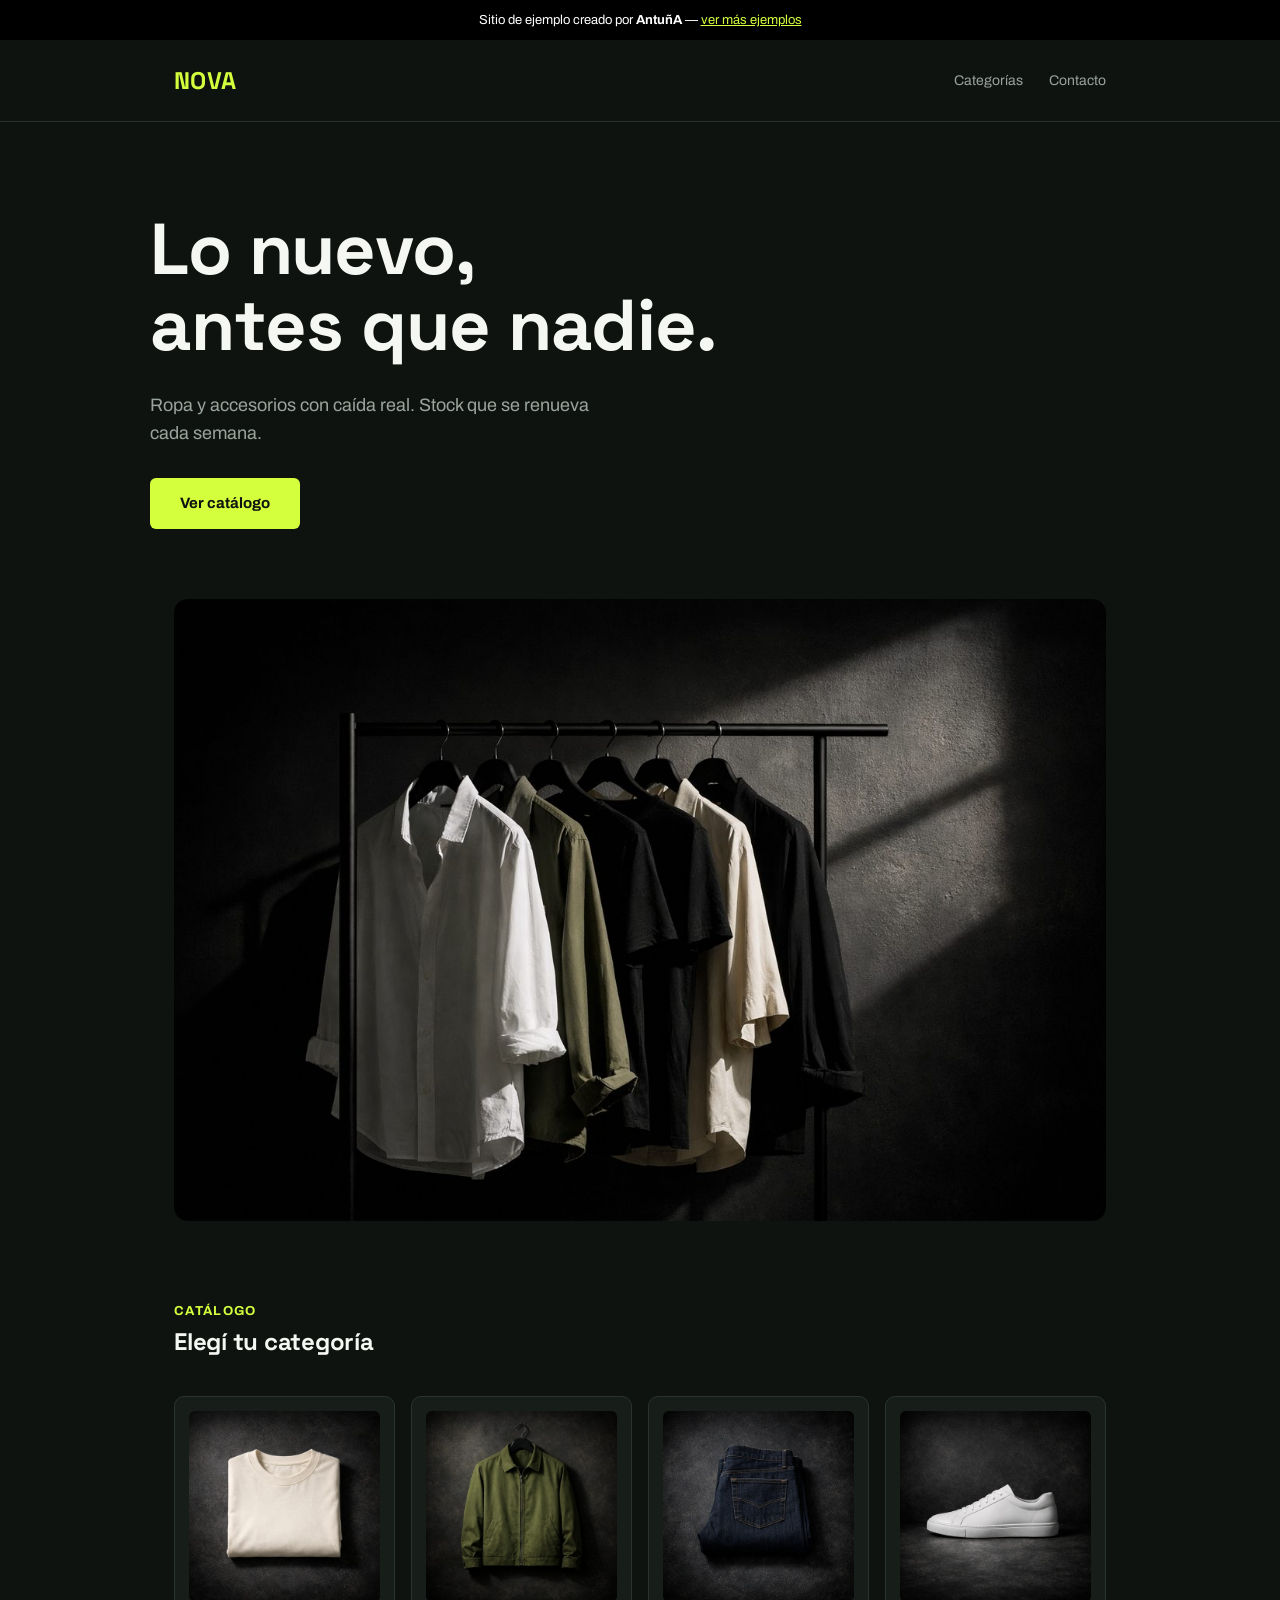
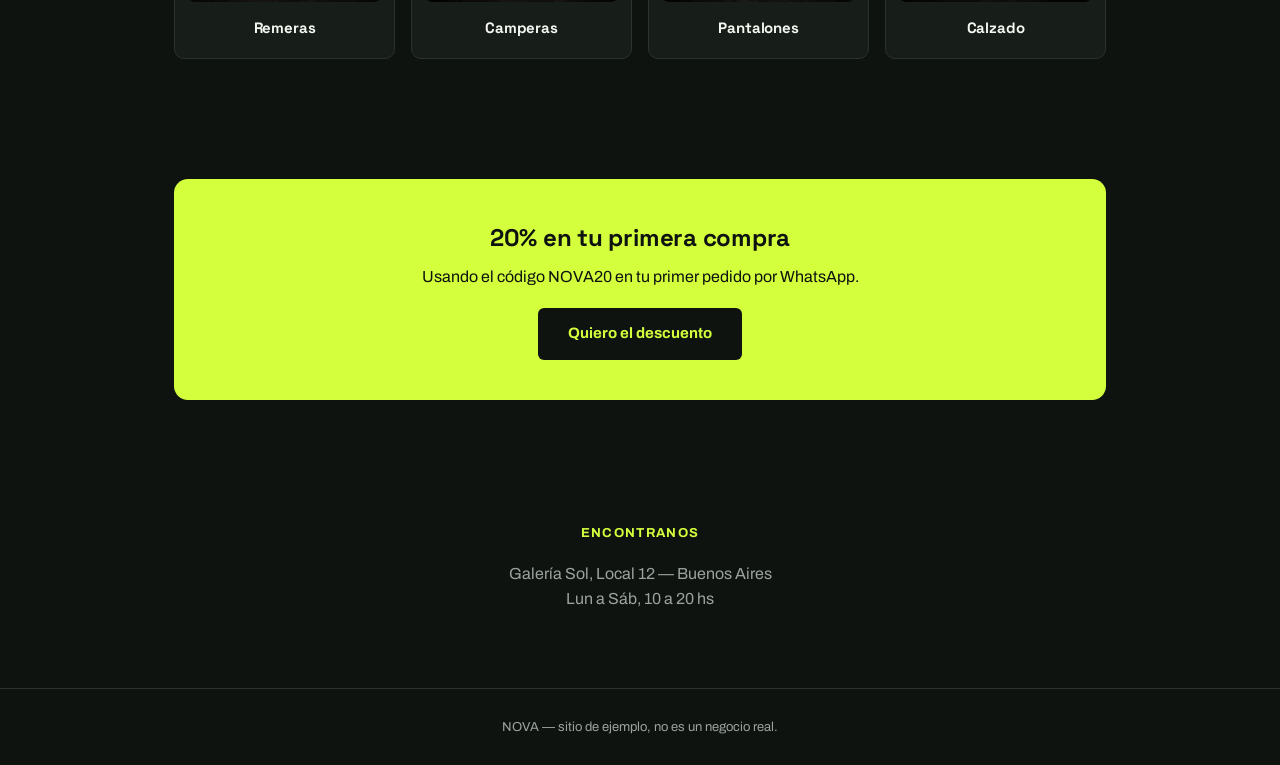
<file: sitios-web/ejemplos/tienda/index.html>
<!DOCTYPE html>
<html lang="es">
<head>
<meta charset="utf-8">
<meta name="viewport" content="width=device-width, initial-scale=1.0">
<title>NOVA</title>
<meta name="robots" content="noindex">
<link rel="preconnect" href="https://fonts.googleapis.com">
<link rel="preconnect" href="https://fonts.gstatic.com" crossorigin>
<link href="https://fonts.googleapis.com/css2?family=Space+Grotesk:wght@500;600;700&family=Archivo:wght@400;500;700;800&display=swap" rel="stylesheet">
<style>
  :root{
    --bg:#0F1310; --card:#171D18; --lime:#D4FF3D; --ink:#F5F7F2; --ink-soft:#9AA39C; --line:#2A332C;
  }
  *{box-sizing:border-box;}
  body{margin:0; background:var(--bg); color:var(--ink); font-family:'Archivo',sans-serif; line-height:1.55;}
  h1,h2,h3{font-family:'Space Grotesk',sans-serif; font-weight:700; margin:0 0 .4em; letter-spacing:-0.01em;}
  a{color:inherit; text-decoration:none;}
  .wrap{max-width:980px; margin:0 auto; padding:0 24px;}
  .demo-banner{background:#000; color:#fff; text-align:center; padding:10px; font-size:13px;}
  .demo-banner a{color:var(--lime); text-decoration:underline;}
  header{padding:22px 0; border-bottom:1px solid var(--line);}
  header .row{display:flex; justify-content:space-between; align-items:center;}
  .brand{font-family:'Space Grotesk',sans-serif; font-weight:700; font-size:24px; color:var(--lime); letter-spacing:.02em;}
  nav a{margin-left:26px; font-size:14px; color:var(--ink-soft);}
  .hero{padding:90px 0 70px;}
  .hero h1{font-size:clamp(40px,7vw,72px); line-height:1.05;}
  .hero p{font-size:18px; color:var(--ink-soft); max-width:460px; margin:0 0 30px;}
  .btn{display:inline-block; background:var(--lime); color:#0F1310; padding:14px 30px; border-radius:6px; font-weight:700; font-size:15px;}
  section{padding:60px 0;}
  .section-title{margin-bottom:36px;}
  .section-title span{font-size:13px; letter-spacing:.1em; text-transform:uppercase; color:var(--lime); font-weight:700;}
  .cats{display:grid; grid-template-columns:repeat(4,1fr); gap:16px;}
  @media (max-width:760px){ .cats{grid-template-columns:1fr 1fr;} }
  .cat-card{background:var(--card); border:1px solid var(--line); border-radius:10px; padding:14px; text-align:center; overflow:hidden;}
  .cat-card img{width:100%; aspect-ratio:1; object-fit:cover; border-radius:6px; margin-bottom:14px; display:block;}
  .cat-card h3{font-size:15px; margin:0 0 4px;}
  .promo{background:var(--lime); color:#0F1310; border-radius:14px; padding:40px; text-align:center;}
  .promo h2{color:#0F1310;}
  .promo p{margin:0 0 18px;}
  .promo .btn{background:#0F1310; color:var(--lime);}
  footer{padding:28px 0; text-align:center; font-size:13px; color:var(--ink-soft); border-top:1px solid var(--line);}
</style>
</head>
<body>

<div class="demo-banner">Sitio de ejemplo creado por <strong>AntuñA</strong> — <a href="../../">ver más ejemplos</a></div>

<header><div class="wrap row">
  <div class="brand">NOVA</div>
  <nav><a href="#categorias">Categorías</a><a href="#contacto">Contacto</a></nav>
</div></header>

<section class="hero wrap">
  <h1>Lo nuevo,<br>antes que nadie.</h1>
  <p>Ropa y accesorios con caída real. Stock que se renueva cada semana.</p>
  <a class="btn" href="#categorias">Ver catálogo</a>
</section>

<div class="wrap">
  <img src="../../../assets/img/photos/tienda-hero.jpg" alt="NOVA" style="width:100%; border-radius:14px; margin-bottom:10px;">
</div>

<section id="categorias">
  <div class="wrap">
    <div class="section-title"><span>Catálogo</span><h2>Elegí tu categoría</h2></div>
    <div class="cats">
      <div class="cat-card"><img src="../../../assets/img/products/remeras.jpg" alt="Remeras"><h3>Remeras</h3></div>
      <div class="cat-card"><img src="../../../assets/img/products/camperas.jpg" alt="Camperas"><h3>Camperas</h3></div>
      <div class="cat-card"><img src="../../../assets/img/products/pantalones.jpg" alt="Pantalones"><h3>Pantalones</h3></div>
      <div class="cat-card"><img src="../../../assets/img/products/calzado.jpg" alt="Calzado"><h3>Calzado</h3></div>
    </div>
  </div>
</section>

<section>
  <div class="wrap">
    <div class="promo">
      <h2>20% en tu primera compra</h2>
      <p>Usando el código NOVA20 en tu primer pedido por WhatsApp.</p>
      <a class="btn" href="#contacto">Quiero el descuento</a>
    </div>
  </div>
</section>

<section id="contacto">
  <div class="wrap" style="text-align:center;">
    <div class="section-title" style="margin-bottom:18px;"><span>Encontranos</span></div>
    <p style="color:var(--ink-soft);">Galería Sol, Local 12 — Buenos Aires<br>Lun a Sáb, 10 a 20 hs</p>
  </div>
</section>

<footer>NOVA — sitio de ejemplo, no es un negocio real.</footer>
</body>
</html>
</file>
<file: assets/css/antuna.css>
:root{
  --bg:#000000;
  --bg2:#1D1D1F;
  --ink:#F5F5F7;
  --ink-soft:#86868B;
  --line:#424245;
  --blue:#2997FF;
  --blue-dark:#147ce5;
  --dark:#1D1D1F;
  --dark-soft:#A1A1A6;
  --font:'Inter', -apple-system, sans-serif;
}
*{box-sizing:border-box;}
html{scroll-behavior:smooth;}
body{margin:0; background:var(--bg); color:var(--ink); font-family:var(--font); line-height:1.55; -webkit-font-smoothing:antialiased;}
a{color:inherit;}
img,svg{max-width:100%; display:block;}
.wrap{max-width:1040px; margin:0 auto; padding:0 24px;}
h1,h2,h3{font-family:var(--font); font-weight:700; letter-spacing:-0.025em; margin:0 0 .4em; color:var(--ink);}
p{margin:0 0 1em;}
.muted{color:var(--ink-soft);}

/* ---------- header ---------- */
header{position:sticky; top:0; z-index:20; background:rgba(0,0,0,.72); backdrop-filter:blur(14px); -webkit-backdrop-filter:blur(14px); border-bottom:1px solid var(--line);}
header .row{display:flex; align-items:center; justify-content:space-between; height:52px;}
.brand{font-weight:600; font-size:17px; color:var(--ink); text-decoration:none; letter-spacing:-.01em;}
nav{display:flex; gap:30px; font-size:13px;}
nav a{text-decoration:none; color:var(--ink-soft); transition:color .15s;}
nav a:hover{color:var(--ink);}
@media (max-width:560px){ nav{display:none;} }

/* ---------- buttons ---------- */
.btn{
  display:inline-flex; align-items:center; gap:6px; background:var(--blue); color:#fff !important;
  text-decoration:none; font-weight:600; font-size:16px; padding:13px 26px; border-radius:980px;
  transition:background .15s;
}
.btn:hover{background:var(--blue-dark);}
.btn-text{
  display:inline-flex; align-items:center; gap:4px; color:var(--blue) !important; text-decoration:none;
  font-weight:500; font-size:17px;
}
.btn-text:hover{text-decoration:underline;}

/* ---------- hero ---------- */
.hero{padding:110px 0 80px; text-align:center;}
.hero h1{font-size:clamp(40px,7vw,68px); line-height:1.05; margin-bottom:.3em;}
.hero .sub{font-size:clamp(18px,2.2vw,22px); color:var(--ink-soft); font-weight:400; max-width:600px; margin:0 auto 36px; line-height:1.4;}

/* ---------- generic section ---------- */
section{padding:80px 0;}
.section-title{text-align:center; max-width:600px; margin:0 auto 50px;}
.section-title h2{font-size:clamp(30px,4.5vw,44px);}
.eyebrow{display:block; font-size:13px; letter-spacing:.04em; font-weight:600; color:var(--blue); margin-bottom:10px;}

/* ---------- servicios: grid limpio sin tarjetas pesadas ---------- */
.cards{display:grid; grid-template-columns:repeat(3,1fr); gap:48px;}
@media (max-width:800px){ .cards{grid-template-columns:1fr; gap:44px;} }
.card{ text-decoration:none; color:inherit; display:block; }
.card .icon{width:40px; height:40px; margin-bottom:18px;}
.card h3{font-size:21px; margin-bottom:.35em; letter-spacing:-0.01em;}
.card p{font-size:15px; color:var(--ink-soft); margin-bottom:0; line-height:1.5;}
.card .more{display:inline-flex; align-items:center; gap:3px; margin-top:14px; font-size:14px; font-weight:600; color:var(--blue);}

/* ---------- nosotros: seccion oscura de contraste ---------- */
.about{background:var(--dark); color:#fff;}
.about .eyebrow{color:var(--dark-soft);}
.about-inner{max-width:680px; margin:0 auto; text-align:center;}
.about h2{color:#fff;}
.about p{font-size:18px; color:#D6D6D8; line-height:1.55;}
.about .signoff{font-weight:600; color:#fff; margin-top:6px;}

/* ---------- paginas de servicio ---------- */
.back-link{display:inline-flex; align-items:center; gap:6px; font-size:14px; color:var(--blue); text-decoration:none; margin-bottom:22px; font-weight:500;}
.back-link:hover{text-decoration:underline;}
.service-hero{padding:36px 0 16px; text-align:center;}
.service-hero h1{font-size:clamp(34px,6vw,52px);}
.includes{display:grid; gap:16px; margin:34px 0; list-style:none; padding:0;}
.includes li{display:flex; gap:12px; align-items:flex-start; font-size:16px; color:var(--ink-soft);}
.includes svg{flex:none; margin-top:3px;}
.steps{display:grid; grid-template-columns:repeat(4,1fr); gap:20px; margin:34px 0;}
@media (max-width:760px){ .steps{grid-template-columns:1fr 1fr;} }
.steps .step{text-align:center;}
.steps .num{font-size:26px; color:var(--blue); font-weight:700;}
.steps .step p{font-size:14px; color:var(--ink-soft); margin-top:4px;}

/* ---------- fibot ---------- */
.fibot{display:flex; align-items:center; gap:48px;}
@media (max-width:760px){ .fibot{flex-direction:column; text-align:center;} }
.fibot-art{flex:none; width:180px;}
.fibot-copy{flex:1;}
.fibot-copy h1{font-size:clamp(28px,4.5vw,38px);}
.fibot-list{list-style:none; padding:0; margin:18px 0 28px; display:grid; gap:10px;}
.fibot-list li{display:flex; gap:10px; align-items:flex-start; font-size:15.5px; color:var(--ink-soft);}
.fibot-list svg{flex:none; margin-top:3px;}

/* ---------- contacto ---------- */
.contact{text-align:center;}
.contact .ctas{display:flex; gap:14px; justify-content:center; flex-wrap:wrap; margin-top:8px;}
.contact .email{margin-top:18px; font-size:14.5px;}
.contact .email a{color:var(--blue); text-decoration:underline;}
.map-frame{border:1px solid var(--line); border-radius:14px; overflow:hidden; margin-top:20px;}
.map-frame iframe{width:100%; height:200px; border:0; display:block;}

footer{padding:34px 0; text-align:center; border-top:1px solid var(--line);}
footer p{font-size:13px; color:var(--ink-soft); margin:0;}
footer a{color:var(--ink-soft); text-decoration:none;}
footer a:hover{color:var(--blue);}
</file>
